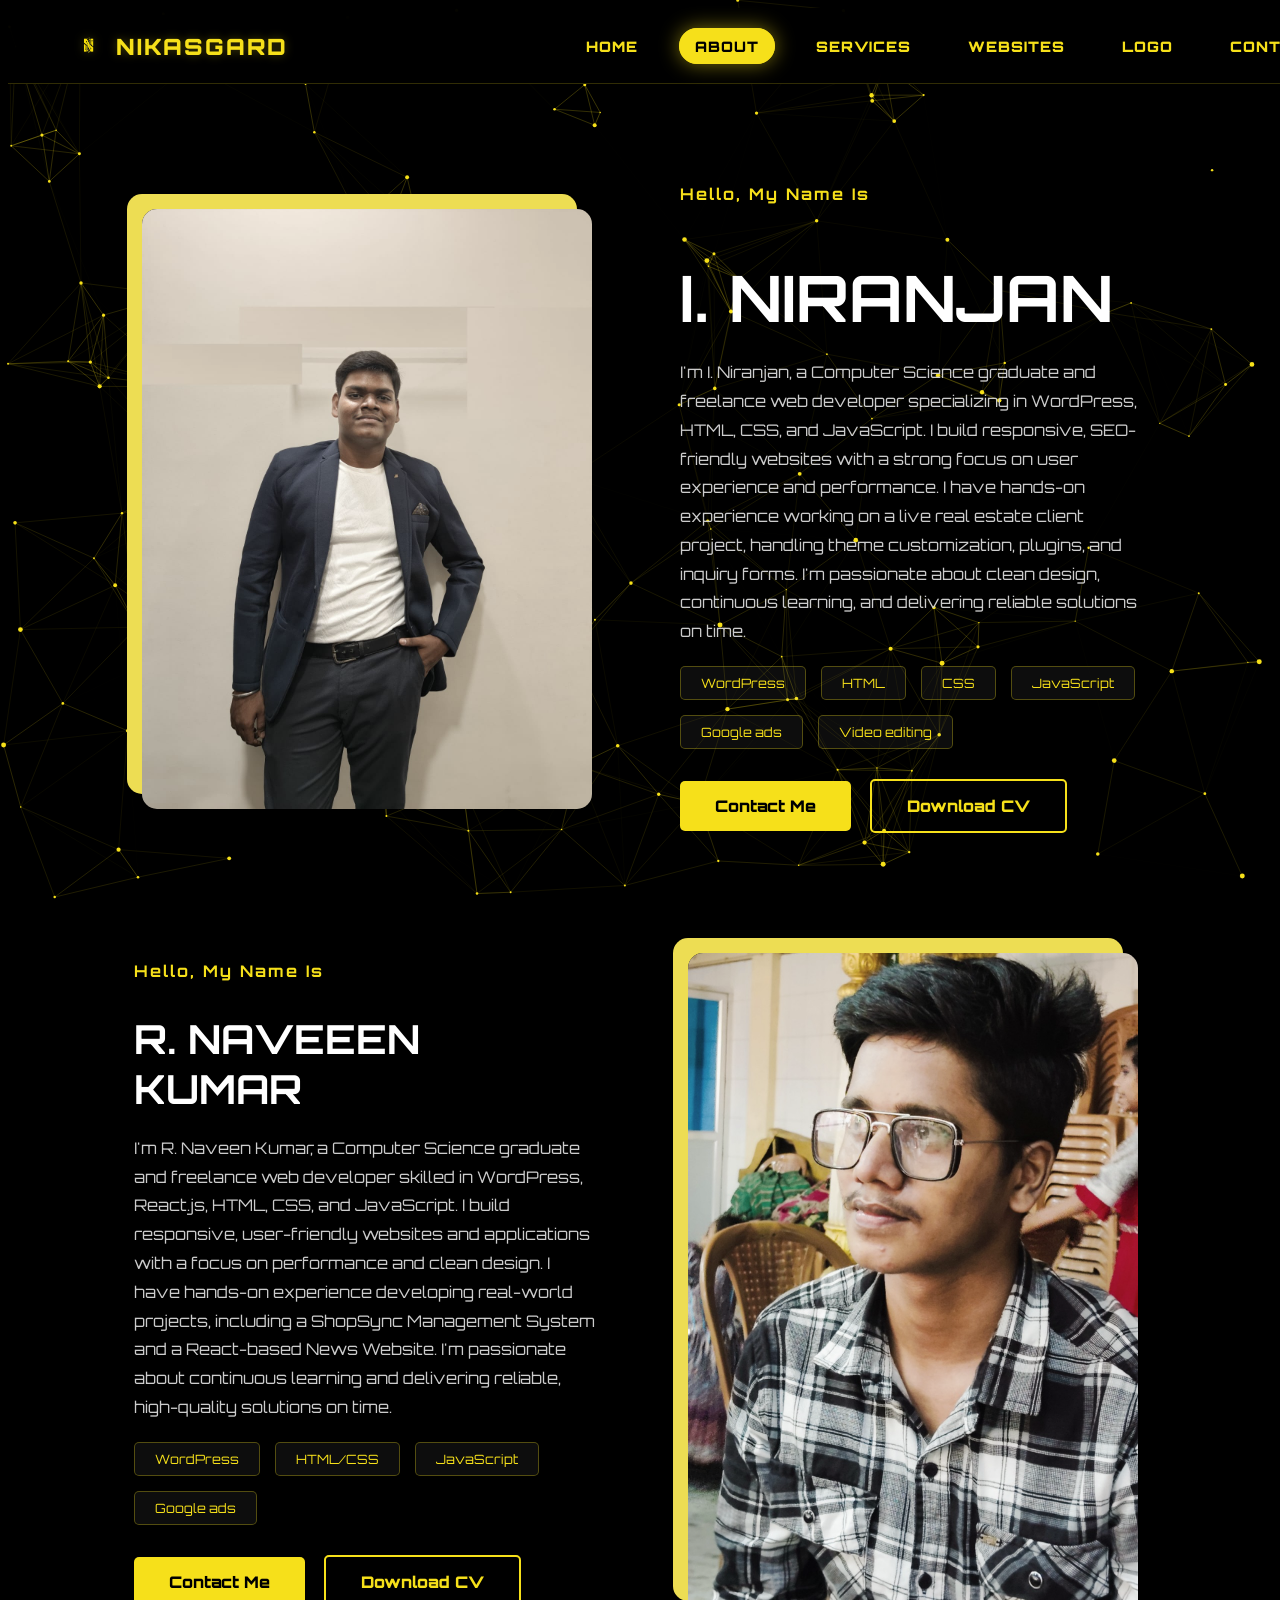
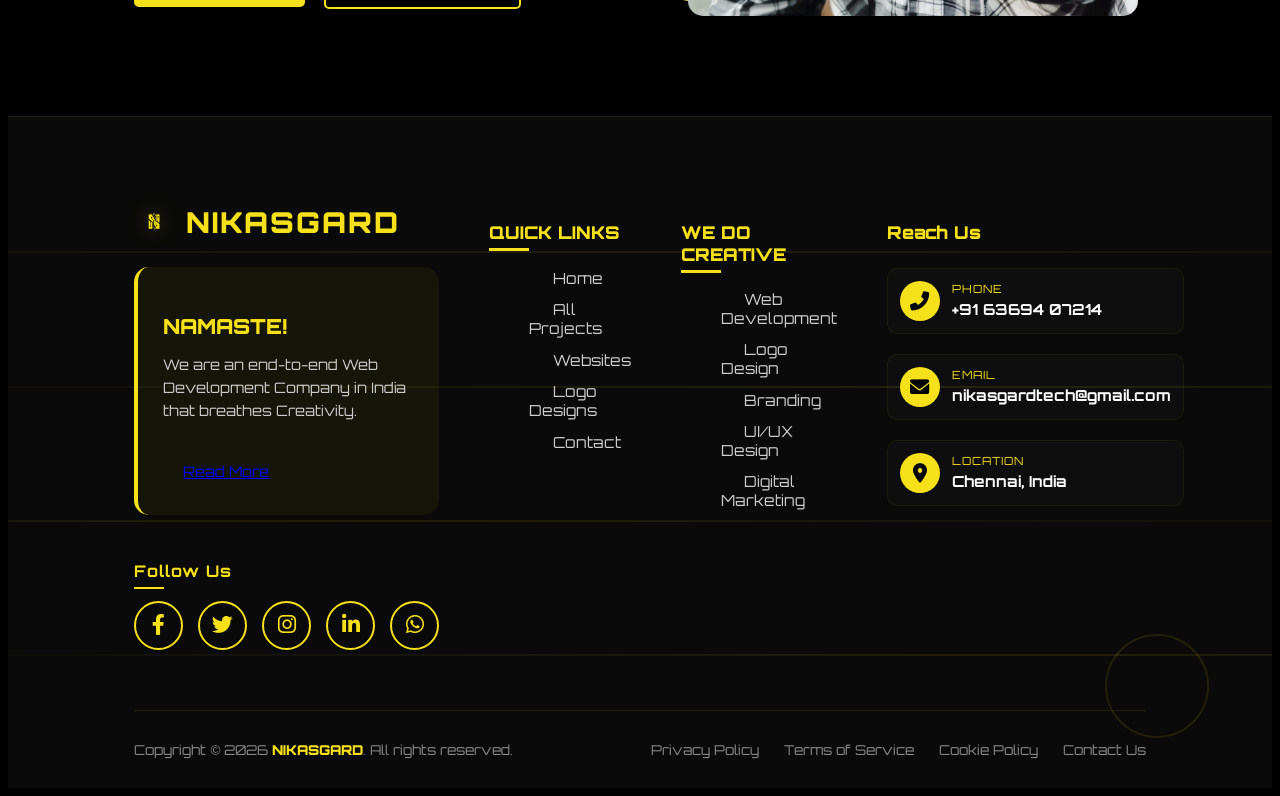
<file: about.html>
<!DOCTYPE html>
<html lang="en">
<head>
    <meta charset="UTF-8">
    <meta name="viewport" content="width=device-width, initial-scale=1.0">
    <title>About | NIKASGARD</title>
    <link rel="stylesheet" href="../css/about.css">
    <link rel="stylesheet" href="../css/navbar.css">
    <link rel="stylesheet" href="../css/footer.css">
    <link rel="stylesheet" href="../css/modal.css">
    <link href="https://fonts.googleapis.com/css2?family=Orbitron:wght@400;700;900&display=swap" rel="stylesheet">
    <link rel="stylesheet" href="https://cdnjs.cloudflare.com/ajax/libs/font-awesome/6.0.0/css/all.min.css">
</head>
<body class="about-page">
    <canvas id="canvas1"></canvas>

    <!-- Navigation -->
    <nav>
        <div class="logo-container">
            <img src="../images/logo-removebg-preview.png" alt="NIKASGARD Icon" class="nav-icon">
            <span class="logo-text">NIKASGARD</span>
        </div>
        <ul>
            <li><a href="index.html">HOME</a></li>
            <li><a href="about.html" class="active">ABOUT</a></li>
            <li><a href="service.html">SERVICES</a></li>
            <li><a href="website.html">WEBSITES</a></li>
            <li><a href="logo.html">LOGO</a></li>
            <li><a href="contact.html">CONTACT</a></li>
        </ul>
    </nav>

    <main class="content-wrapper">
        <section class="about-modern">
            
            <div class="modern-row animate-slide-up">
                <div class="image-side">
                    <div class="image-wrapper">
                        <img src="../images/niranjan.jpg" alt="I. Niranjan">
                    </div>
                </div>
                <div class="text-side">
                    <span class="highlight-text">Hello, My Name Is</span>
                    <h1>I. NIRANJAN</h1>
                    <p class="tagline">I'm I. Niranjan, a Computer Science graduate and freelance web developer specializing in WordPress, HTML, CSS, and JavaScript. I build responsive, SEO-friendly websites with a strong focus on user experience and performance. I have hands-on experience working on a live real estate client project, handling theme customization, plugins, and inquiry forms. I'm passionate about clean design, continuous learning, and delivering reliable solutions on time.</p>
                    <div class="skills-flex">
                        <div class="skill-pill">WordPress</div>
                        <div class="skill-pill">HTML</div>
                        <div class="skill-pill">CSS</div>
                        <div class="skill-pill">JavaScript</div>
                        <div class="skill-pill">Google ads</div>
                        <div class="skill-pill">Video editing</div>
                    </div>
                    <a href="https://niranjannika2029portfolio.netlify.app/" class="modern-btn">Contact Me</a>
                    <a href="#" class="modern-btn outline">Download CV</a>
                </div>
            </div>

            <div class="modern-row reverse animate-slide-up delay-1">
                <div class="image-side">
                    <div class="image-wrapper second-glow">
                        <img src="../images/naveen.png" alt="Expert Profile">
                    </div>
                </div>
                <div class="text-side">
                    <span class="highlight-text">Hello, My Name Is</span>
                    <h2>R. NAVEEEN KUMAR</h2>
                    <p>I'm R. Naveen Kumar, a Computer Science graduate and freelance web developer skilled in WordPress, React.js, HTML, CSS, and JavaScript. I build responsive, user-friendly websites and applications with a focus on performance and clean design. I have hands-on experience developing real-world projects, including a ShopSync Management System and a React-based News Website. I'm passionate about continuous learning and delivering reliable, high-quality solutions on time.</p>
                    <div class="skills-flex">
                        <div class="skill-pill">WordPress</div>
                        <div class="skill-pill">HTML/CSS</div>
                        <div class="skill-pill">JavaScript</div>
                        <div class="skill-pill">Google ads</div>
                    </div>
                    <a href="https://naveenkumar3003-portfolio.netlify.app/" class="modern-btn">Contact Me</a>
                    <a href="#" class="modern-btn outline">Download CV</a>
                </div>
            </div>
        </section>
    </main>

    <!-- Footer -->
    <footer class="site-footer">
        <div class="footer-animated-bg">
            <div class="line"></div>
            <div class="line"></div>
            <div class="line"></div>
            <div class="line"></div>
        </div>
        <div class="footer-floating"></div>

        <div class="footer-container">
            <div class="footer-section footer-brand">
                <div class="footer-logo-container">
                    <img src="images/logo-removebg-preview.png" alt="NIKASGARD" class="footer-nav-icon">
                    <span class="footer-logo-text">NIKASGARD</span>
                </div>
                <div class="journey-section">
                    <h3 class="journey-title">NAMASTE!</h3>
                    <p class="journey-text">We are an end-to-end Web Development Company in India that breathes Creativity.</p>
                    <a href="about.html" class="main-btn" style="margin-top: 15px; display: inline-block; padding: 10px 20px; font-size: 0.9rem;">Read More</a>
                </div>
                <div class="footer-social">
                    <h4>Follow Us</h4>
                    <div class="social-links">
                        <a href="#" class="social-link"><i class="fab fa-facebook-f"></i></a>
                        <a href="#" class="social-link"><i class="fab fa-twitter"></i></a>
                        <a href="#" class="social-link"><i class="fab fa-instagram"></i></a>
                        <a href="#" class="social-link"><i class="fab fa-linkedin-in"></i></a>
                        <a href="#" class="social-link"><i class="fab fa-whatsapp"></i></a>
                    </div>
                </div>
            </div>

            <div class="footer-section footer-links">
                <h4>Quick Links</h4>
                <ul>
                    <li><a href="index.html">Home</a></li>
                  <!--  <li><a href="about.html">About Us</a></li>-->
                    <li><a href="service.html">All Projects</a></li>
                    <li><a href="website.html">Websites</a></li>
                    <li><a href="logo.html">Logo Designs</a></li>
                    <li><a href="contact.html">Contact</a></li>
                </ul>
            </div>

            <div class="footer-section footer-links">
                <h4>We Do Creative</h4>
                <ul>
                    <li><a href="website.html">Web Development</a></li>
                    <li><a href="logo.html">Logo Design</a></li>
                    <li><a href="#">Branding</a></li>
                    <li><a href="#">UI/UX Design</a></li>
                    <li><a href="#">Digital Marketing</a></li>
                </ul>
            </div>

            <div class="footer-section">
                <h4 style="color: var(--primary); font-size: 1.1rem; font-weight: 900; margin-bottom: 25px;">Reach Us</h4>
                <div class="contact-info">
                    <div class="contact-item">
                        <div class="contact-icon"><i class="fas fa-phone-alt"></i></div>
                        <div class="contact-text">
                            <span class="contact-label">PHONE</span>
                            <span class="contact-value">+91 63694 07214</span>
                        </div>
                    </div>
                    <div class="contact-item">
                        <div class="contact-icon"><i class="fas fa-envelope"></i></div>
                        <div class="contact-text">
                            <span class="contact-label">EMAIL</span>
                            <span class="contact-value">nikasgardtech@gmail.com</span>
                        </div>
                    </div>
                    <div class="contact-item">
                        <div class="contact-icon"><i class="fas fa-map-marker-alt"></i></div>
                        <div class="contact-text">
                            <span class="contact-label">LOCATION</span>
                            <span class="contact-value">Chennai, India</span>
                        </div>
                    </div>
                </div>
            </div>
        </div>

        <div class="footer-bottom">
            <div class="copyright">Copyright © 2026 <span>NIKASGARD</span>. All rights reserved.</div>
            <div class="footer-policies">
                <a href="#">Privacy Policy</a>
                <a href="#">Terms of Service</a>
                <a href="#">Cookie Policy</a>
                <a href="#">Contact Us</a>
            </div>
        </div>
    </footer>

    <script src="../script/script.js"></script>
    <script src="../script/modal.js"></script>
</body>
</html>
</file>
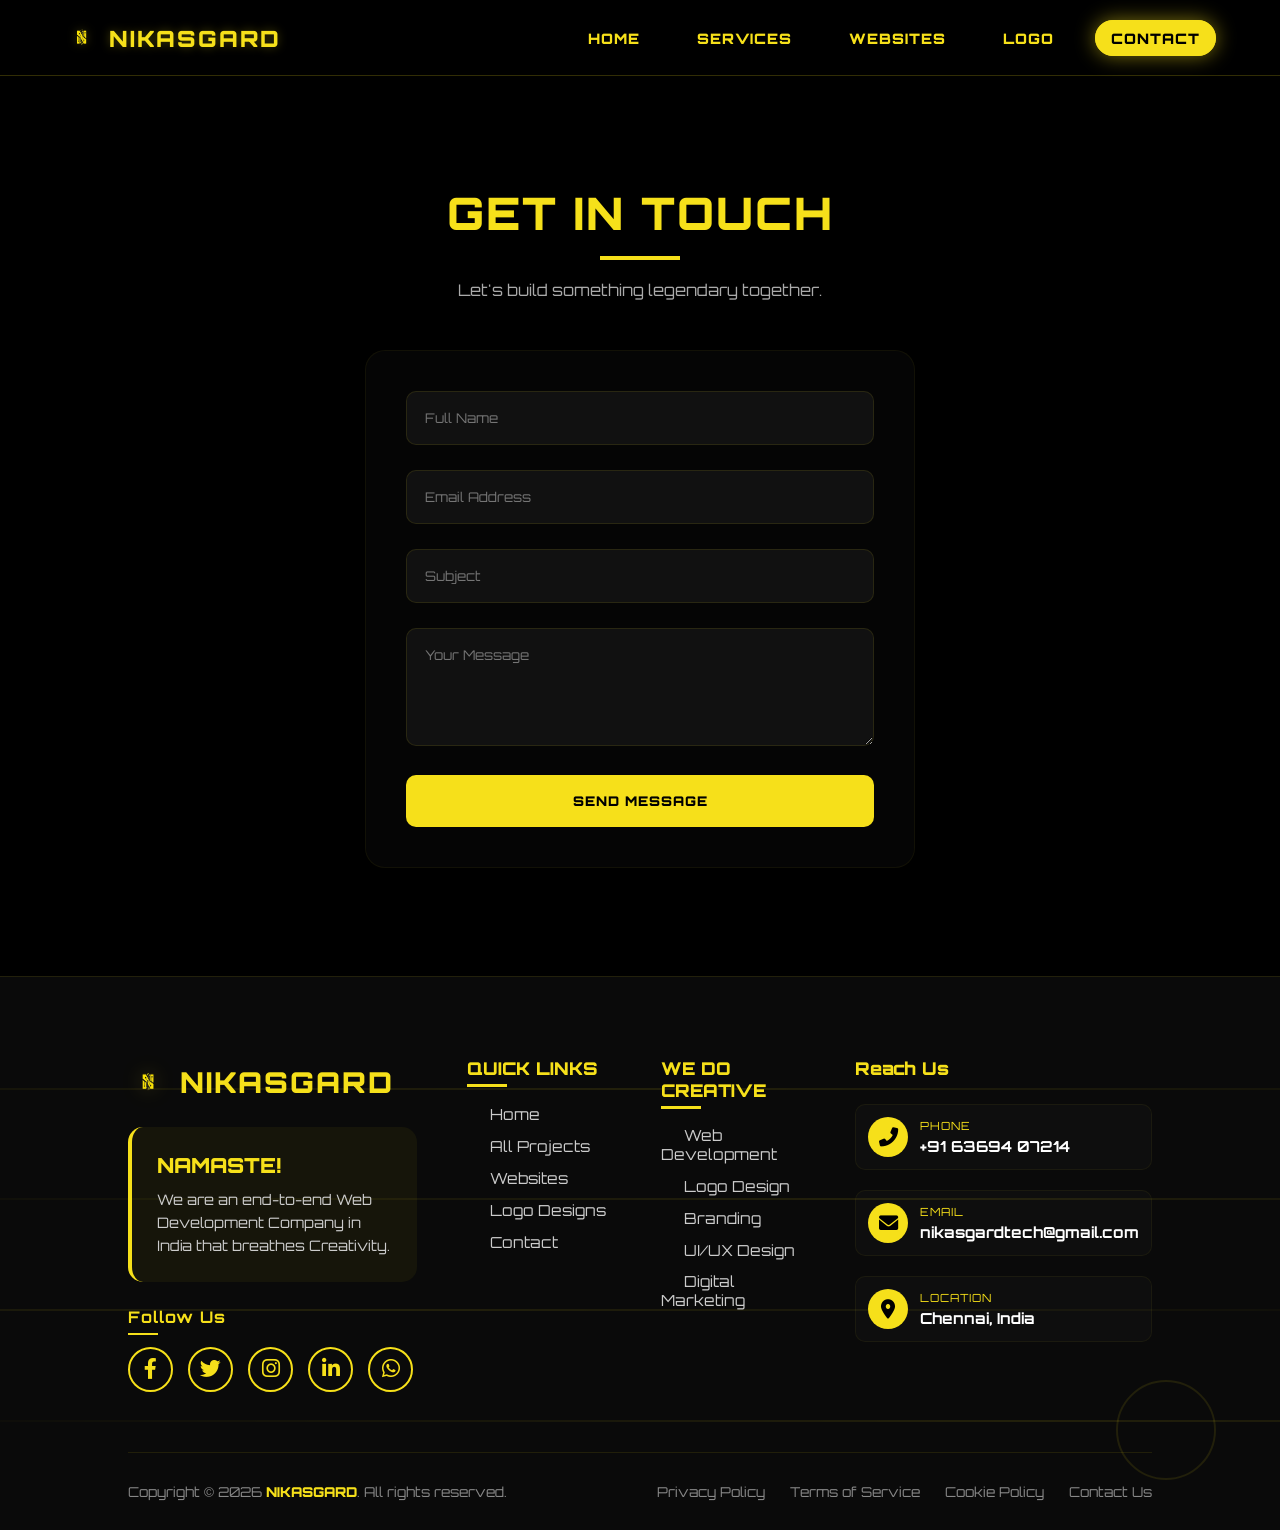
<file: contact.html>
<!DOCTYPE html>
<html lang="en">
<head>
    <meta charset="UTF-8">
    <meta name="viewport" content="width=device-width, initial-scale=1.0">
    <title>Contact Us | NIKASGARD</title>
    <link rel="stylesheet" href="assessts/css/contact.css">
    <link rel="stylesheet" href="assessts/css/navbar.css">
    <link rel="stylesheet" href="assessts/css/footer.css">
    <link rel="stylesheet" href="assessts/css/modal.css">
    <link href="https://fonts.googleapis.com/css2?family=Orbitron:wght@400;700;900&display=swap" rel="stylesheet">
    <link rel="stylesheet" href="https://cdnjs.cloudflare.com/ajax/libs/font-awesome/6.0.0/css/all.min.css">
</head>
<body>
    <canvas id="canvas1"></canvas>

    <!-- Navigation -->
    <nav>
        <div class="logo-container">
            <img src="assessts/images/logo-removebg-preview.png" alt="NIKASGARD Icon" class="nav-icon">
            <span class="logo-text">NIKASGARD</span>
        </div>
        <ul>
            <li><a href="index.html">HOME</a></li>
         <!--  <li><a href="about.html">ABOUT</a></li>--> 
            <li><a href="service.html">SERVICES</a></li>
            <li><a href="website.html">WEBSITES</a></li>
            <li><a href="logo.html">LOGO</a></li>
            <li><a href="contact.html" class="active">CONTACT</a></li>
        </ul>
    </nav>

    <main class="contact-container">
        <div class="contact-header">
            <h1 class="section-title">GET IN TOUCH</h1>
            <div class="yellow-underline"></div>
            <p class="subtitle">Let's build something legendary together.</p>
        </div>

        <form id="contactForm" action="https://formspree.io/f/mdagonan" method="POST" class="contact-form">
            <div class="input-group">
                <input type="text" name="name" id="name" placeholder="Full Name" required>
            </div>
            <div class="input-group">
                <input type="email" name="email" id="email" placeholder="Email Address" required>
            </div>
            <div class="input-group">
                <input type="text" name="subject" id="subject" placeholder="Subject" required>
            </div>
            <div class="input-group">
                <textarea name="message" id="message" rows="5" placeholder="Your Message" required></textarea>
            </div>
            
            <button type="submit" id="submitBtn" class="send-btn">
                <span class="btn-text">SEND MESSAGE</span>
                <span class="btn-loader" style="display:none;"><i class="fas fa-spinner fa-spin"></i></span>
            </button>

            <div id="responseMessage" class="form-response"></div>
        </form>
    </main>

    <!-- Footer -->
    <footer class="site-footer">
        <div class="footer-animated-bg">
            <div class="line"></div>
            <div class="line"></div>
            <div class="line"></div>
            <div class="line"></div>
        </div>
        <div class="footer-floating"></div>

        <div class="footer-container">
            <div class="footer-section footer-brand">
                <div class="footer-logo-container">
                    <img src="assessts/images/logo-removebg-preview.png" alt="NIKASGARD" class="footer-nav-icon">
                    <span class="footer-logo-text">NIKASGARD</span>
                </div>
                <div class="journey-section">
                    <h3 class="journey-title">NAMASTE!</h3>
                    <p class="journey-text">We are an end-to-end Web Development Company in India that breathes Creativity.</p>
                   <!-- <a href="about.html" class="main-btn" style="margin-top: 15px; display: inline-block; padding: 10px 20px; font-size: 0.9rem;">Read More</a>-->
                </div>
                <div class="footer-social">
                    <h4>Follow Us</h4>
                    <div class="social-links">
                        <a href="#" class="social-link"><i class="fab fa-facebook-f"></i></a>
                        <a href="#" class="social-link"><i class="fab fa-twitter"></i></a>
                        <a href="#" class="social-link"><i class="fab fa-instagram"></i></a>
                        <a href="#" class="social-link"><i class="fab fa-linkedin-in"></i></a>
                        <a href="#" class="social-link"><i class="fab fa-whatsapp"></i></a>
                    </div>
                </div>
            </div>

            <div class="footer-section footer-links">
                <h4>Quick Links</h4>
                <ul>
                    <li><a href="index.html">Home</a></li>
                   <!-- <li><a href="about.html">About Us</a></li> -->
                    <li><a href="service.html">All Projects</a></li>
                    <li><a href="website.html">Websites</a></li>
                    <li><a href="logo.html">Logo Designs</a></li>
                    <li><a href="contact.html">Contact</a></li>
                </ul>
            </div>

            <div class="footer-section footer-links">
                <h4>We Do Creative</h4>
                <ul>
                    <li><a href="website.html">Web Development</a></li>
                    <li><a href="logo.html">Logo Design</a></li>
                    <li><a href="#">Branding</a></li>
                    <li><a href="#">UI/UX Design</a></li>
                    <li><a href="#">Digital Marketing</a></li>
                </ul>
            </div>

            <div class="footer-section">
                <h4 style="color: var(--primary); font-size: 1.1rem; font-weight: 900; margin-bottom: 25px;">Reach Us</h4>
                <div class="contact-info">
                    <div class="contact-item">
                        <div class="contact-icon"><i class="fas fa-phone-alt"></i></div>
                        <div class="contact-text">
                            <span class="contact-label">PHONE</span>
                            <span class="contact-value">+91 63694 07214</span>
                        </div>
                    </div>
                    <div class="contact-item">
                        <div class="contact-icon"><i class="fas fa-envelope"></i></div>
                        <div class="contact-text">
                            <span class="contact-label">EMAIL</span>
                            <span class="contact-value">nikasgardtech@gmail.com</span>
                        </div>
                    </div>
                    <div class="contact-item">
                        <div class="contact-icon"><i class="fas fa-map-marker-alt"></i></div>
                        <div class="contact-text">
                            <span class="contact-label">LOCATION</span>
                            <span class="contact-value">Chennai, India</span>
                        </div>
                    </div>
                </div>
            </div>
        </div>

        <div class="footer-bottom">
            <div class="copyright">Copyright © 2026 <span>NIKASGARD</span>. All rights reserved.</div>
            <div class="footer-policies">
                <a href="#">Privacy Policy</a>
                <a href="#">Terms of Service</a>
                <a href="#">Cookie Policy</a>
                <a href="#">Contact Us</a>
            </div>
        </div>
    </footer>

    <script src="assessts/js/contact.js"></script>
    <script src="assessts/js/script.js"></script>
    <script src="assessts/js/modal.js"></script>
</body>
</html>
</file>
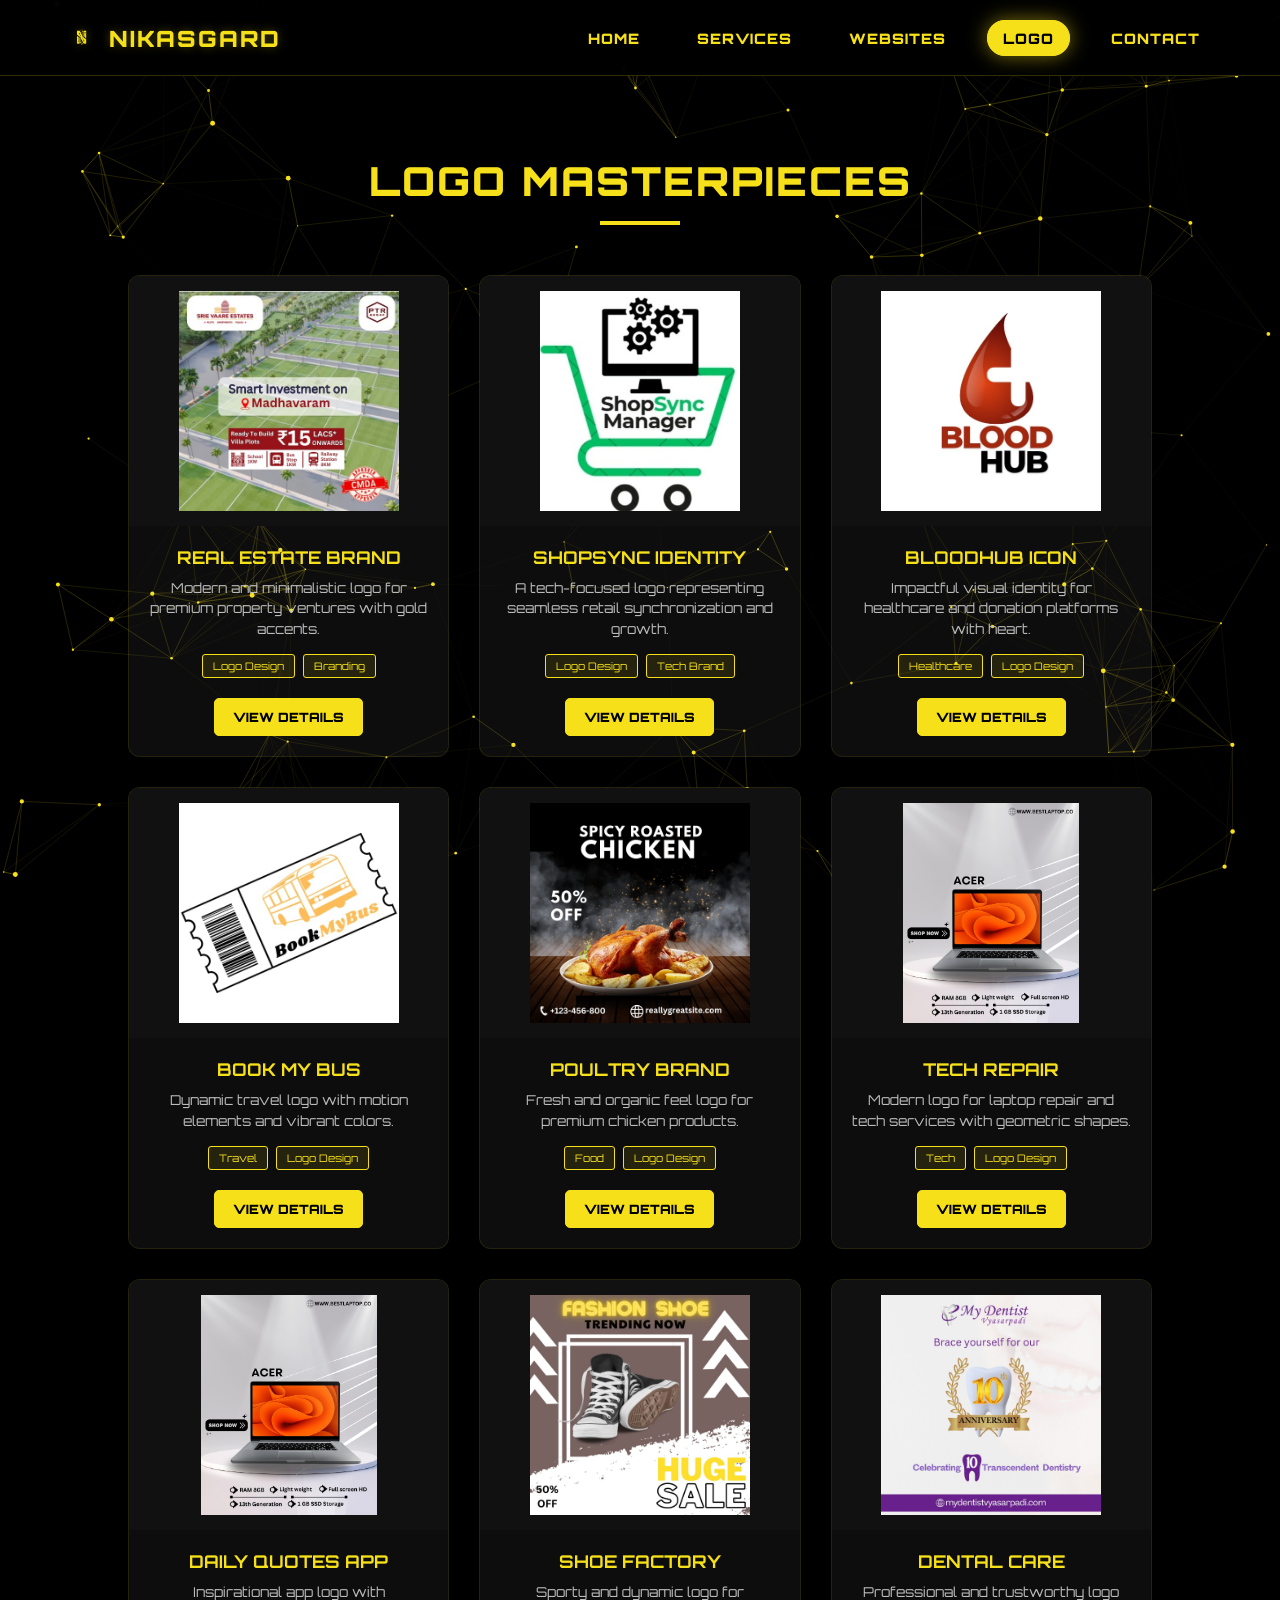
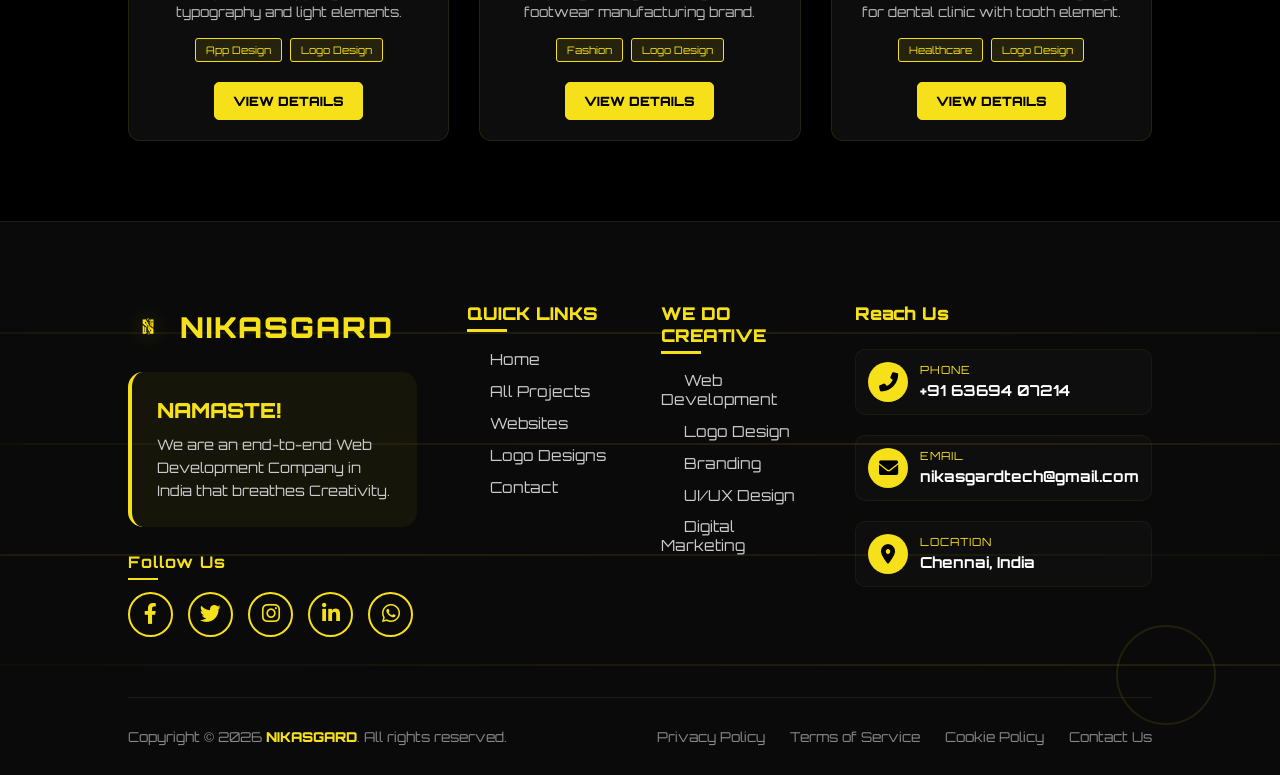
<file: logo.html>
<!DOCTYPE html>
<html lang="en">
<head>
    <meta charset="UTF-8">
    <meta name="viewport" content="width=device-width, initial-scale=1.0">
    <title>NIKASGARD | Logo Designs</title>
    <link rel="stylesheet" href="assessts/css/logo.css">
    <link rel="stylesheet" href="assessts/css/navbar.css">
    <link rel="stylesheet" href="assessts/css/footer.css">
    <link rel="stylesheet" href="assessts/css/modal.css">
    <link href="https://fonts.googleapis.com/css2?family=Orbitron:wght@400;700;900&display=swap" rel="stylesheet">
    <link rel="stylesheet" href="https://cdnjs.cloudflare.com/ajax/libs/font-awesome/6.0.0/css/all.min.css">
</head>
<body>
    <canvas id="canvas1"></canvas>

    <!-- Navigation -->
    <nav>
        <div class="logo-container">
            <img src="assessts/images/logo-removebg-preview.png" alt="NIKASGARD Icon" class="nav-icon">
            <span class="logo-text">NIKASGARD</span>
        </div>
        <ul>
            <li><a href="index.html">HOME</a></li>
            <!--<li><a href="about.html">ABOUT</a></li>-->
            <li><a href="service.html">SERVICES</a></li>
            <li><a href="website.html">WEBSITES</a></li>
            <li><a href="logo.html" class="active">LOGO</a></li>
            <li><a href="contact.html">CONTACT</a></li>
        </ul>
    </nav>

    <main class="projects-container">
        <h2 class="section-title">LOGO MASTERPIECES</h2>
        <div class="yellow-underline"></div>

        <div class="project-grid">
            <!-- Logo 1 -->
            <div class="project-card" data-category="logo" data-id="1">
                <div class="card-img-box">
                    <img src="assessts/logo/real estate.jpg" alt="Real Estate Logo">
                </div>
                <div class="card-content">
                    <h4>Real Estate Brand</h4>
                    <p>Modern and minimalistic logo for premium property ventures with gold accents.</p>
                    <div class="card-tags">
                        <span class="tag">Logo Design</span>
                        <span class="tag">Branding</span>
                    </div>
                    <div class="card-actions">
                        <button class="action-btn live view-details-btn">VIEW DETAILS</button>
                    </div>
                </div>
            </div>

            <!-- Logo 2 -->
            <div class="project-card" data-category="logo" data-id="2">
                <div class="card-img-box">
                    <img src="assessts/logo/shopsync.jpg" alt="ShopSync Logo">
                </div>
                <div class="card-content">
                    <h4>ShopSync Identity</h4>
                    <p>A tech-focused logo representing seamless retail synchronization and growth.</p>
                    <div class="card-tags">
                        <span class="tag">Logo Design</span>
                        <span class="tag">Tech Brand</span>
                    </div>
                    <div class="card-actions">
                        <button class="action-btn live view-details-btn">VIEW DETAILS</button>
                    </div>
                </div>
            </div>

            <!-- Logo 3 -->
            <div class="project-card" data-category="logo" data-id="3">
                <div class="card-img-box">
                    <img src="assessts/logo/bloodhub.jpg" alt="Bloodhub Logo">
                </div>
                <div class="card-content">
                    <h4>BloodHub Icon</h4>
                    <p>Impactful visual identity for healthcare and donation platforms with heart.</p>
                    <div class="card-tags">
                        <span class="tag">Healthcare</span>
                        <span class="tag">Logo Design</span>
                    </div>
                    <div class="card-actions">
                        <button class="action-btn live view-details-btn">VIEW DETAILS</button>
                    </div>
                </div>
            </div>

            <!-- Logo 4 -->
            <div class="project-card" data-category="logo" data-id="4">
                <div class="card-img-box">
                    <img src="assessts/logo/bookmybus.jpg" alt="Book My Bus Logo">
                </div>
                <div class="card-content">
                    <h4>Book My Bus</h4>
                    <p>Dynamic travel logo with motion elements and vibrant colors.</p>
                    <div class="card-tags">
                        <span class="tag">Travel</span>
                        <span class="tag">Logo Design</span>
                    </div>
                    <div class="card-actions">
                        <button class="action-btn live view-details-btn">VIEW DETAILS</button>
                    </div>
                </div>
            </div>

            <!-- Logo 5 -->
            <div class="project-card" data-category="logo" data-id="5">
                <div class="card-img-box">
                    <img src="assessts/logo/chicken.jpg" alt="Chicken Brand">
                </div>
                <div class="card-content">
                    <h4>Poultry Brand</h4>
                    <p>Fresh and organic feel logo for premium chicken products.</p>
                    <div class="card-tags">
                        <span class="tag">Food</span>
                        <span class="tag">Logo Design</span>
                    </div>
                    <div class="card-actions">
                        <button class="action-btn live view-details-btn">VIEW DETAILS</button>
                    </div>
                </div>
            </div>

            <!-- Logo 6 -->
            <div class="project-card" data-category="logo" data-id="6">
                <div class="card-img-box">
                    <img src="assessts/logo/laptop.jpg" alt="Laptop Service">
                </div>
                <div class="card-content">
                    <h4>Tech Repair</h4>
                    <p>Modern logo for laptop repair and tech services with geometric shapes.</p>
                    <div class="card-tags">
                        <span class="tag">Tech</span>
                        <span class="tag">Logo Design</span>
                    </div>
                    <div class="card-actions">
                        <button class="action-btn live view-details-btn">VIEW DETAILS</button>
                    </div>
                </div>
            </div>

            <!-- Logo 7 -->
            <div class="project-card" data-category="logo" data-id="7">
                <div class="card-img-box">
                    <img src="assessts/logo/laptop.jpg"Daily Quotes">
                </div>
                <div class="card-content">
                    <h4>Daily Quotes App</h4>
                    <p>Inspirational app logo with typography and light elements.</p>
                    <div class="card-tags">
                        <span class="tag">App Design</span>
                        <span class="tag">Logo Design</span>
                    </div>
                    <div class="card-actions">
                        <button class="action-btn live view-details-btn">VIEW DETAILS</button>
                    </div>
                </div>
            </div>

            <!-- Logo 8 -->
            <div class="project-card" data-category="logo" data-id="8">
                <div class="card-img-box">
                    <img src="assessts/logo/shoe.jpg" alt="Shoe Brand">
                </div>
                <div class="card-content">
                    <h4>Shoe Factory</h4>
                    <p>Sporty and dynamic logo for footwear manufacturing brand.</p>
                    <div class="card-tags">
                        <span class="tag">Fashion</span>
                        <span class="tag">Logo Design</span>
                    </div>
                    <div class="card-actions">
                        <button class="action-btn live view-details-btn">VIEW DETAILS</button>
                    </div>
                </div>
            </div>

            <!-- Logo 9 -->
            <div class="project-card" data-category="logo" data-id="9">
                <div class="card-img-box">
                    <img src="assessts/logo/denist 1.jpg" alt="Dental Clinic">
                </div>
                <div class="card-content">
                    <h4>Dental Care</h4>
                    <p>Professional and trustworthy logo for dental clinic with tooth element.</p>
                    <div class="card-tags">
                        <span class="tag">Healthcare</span>
                        <span class="tag">Logo Design</span>
                    </div>
                    <div class="card-actions">
                        <button class="action-btn live view-details-btn">VIEW DETAILS</button>
                    </div>
                </div>
            </div>
        </div>
    </main>

    <!-- Footer -->
    <footer class="site-footer">
        <div class="footer-animated-bg">
            <div class="line"></div>
            <div class="line"></div>
            <div class="line"></div>
            <div class="line"></div>
        </div>
        <div class="footer-floating"></div>

        <div class="footer-container">
            <div class="footer-section footer-brand">
                <div class="footer-logo-container">
                    <img src="assessts/images/logo-removebg-preview.png" alt="NIKASGARD" class="footer-nav-icon">
                    <span class="footer-logo-text">NIKASGARD</span>
                </div>
                <div class="journey-section">
                    <h3 class="journey-title">NAMASTE!</h3>
                    <p class="journey-text">We are an end-to-end Web Development Company in India that breathes Creativity.</p>
                <!--    <a href="about.html" class="main-btn" style="margin-top: 15px; display: inline-block; padding: 10px 20px; font-size: 0.9rem;">Read More</a> -->
                </div>
                <div class="footer-social">
                    <h4>Follow Us</h4>
                    <div class="social-links">
                        <a href="#" class="social-link"><i class="fab fa-facebook-f"></i></a>
                        <a href="#" class="social-link"><i class="fab fa-twitter"></i></a>
                        <a href="#" class="social-link"><i class="fab fa-instagram"></i></a>
                        <a href="#" class="social-link"><i class="fab fa-linkedin-in"></i></a>
                        <a href="#" class="social-link"><i class="fab fa-whatsapp"></i></a>
                    </div>
                </div>
            </div>

            <div class="footer-section footer-links">
                <h4>Quick Links</h4>
                <ul>
                    <li><a href="index.html">Home</a></li>
                  <!--  <li><a href="about.html">About Us</a></li> -->
                    <li><a href="service.html">All Projects</a></li>
                    <li><a href="website.html">Websites</a></li>
                    <li><a href="logo.html">Logo Designs</a></li>
                    <li><a href="contact.html">Contact</a></li>
                </ul>
            </div>

            <div class="footer-section footer-links">
                <h4>We Do Creative</h4>
                <ul>
                    <li><a href="website.html">Web Development</a></li>
                    <li><a href="logo.html">Logo Design</a></li>
                    <li><a href="#">Branding</a></li>
                    <li><a href="#">UI/UX Design</a></li>
                    <li><a href="#">Digital Marketing</a></li>
                </ul>
            </div>

            <div class="footer-section">
                <h4 style="color: var(--primary); font-size: 1.1rem; font-weight: 900; margin-bottom: 25px;">Reach Us</h4>
                <div class="contact-info">
                    <div class="contact-item">
                        <div class="contact-icon"><i class="fas fa-phone-alt"></i></div>
                        <div class="contact-text">
                            <span class="contact-label">PHONE</span>
                            <span class="contact-value">+91 63694 07214</span>
                        </div>
                    </div>
                    <div class="contact-item">
                        <div class="contact-icon"><i class="fas fa-envelope"></i></div>
                        <div class="contact-text">
                            <span class="contact-label">EMAIL</span>
                            <span class="contact-value">nikasgardtech@gmail.com</span>
                        </div>
                    </div>
                    <div class="contact-item">
                        <div class="contact-icon"><i class="fas fa-map-marker-alt"></i></div>
                        <div class="contact-text">
                            <span class="contact-label">LOCATION</span>
                            <span class="contact-value">Chennai, India</span>
                        </div>
                    </div>
                </div>
            </div>
        </div>

        <div class="footer-bottom">
            <div class="copyright">Copyright © 2026 <span>NIKASGARD</span>. All rights reserved.</div>
            <div class="footer-policies">
                <a href="#">Privacy Policy</a>
                <a href="#">Terms of Service</a>
                <a href="#">Cookie Policy</a>
                <a href="#">Contact Us</a>
            </div>
        </div>
    </footer>

    <script src="assessts/js/script.js"></script>
    <script src="assessts/js/modal.js"></script>
</body>
</html>
</file>
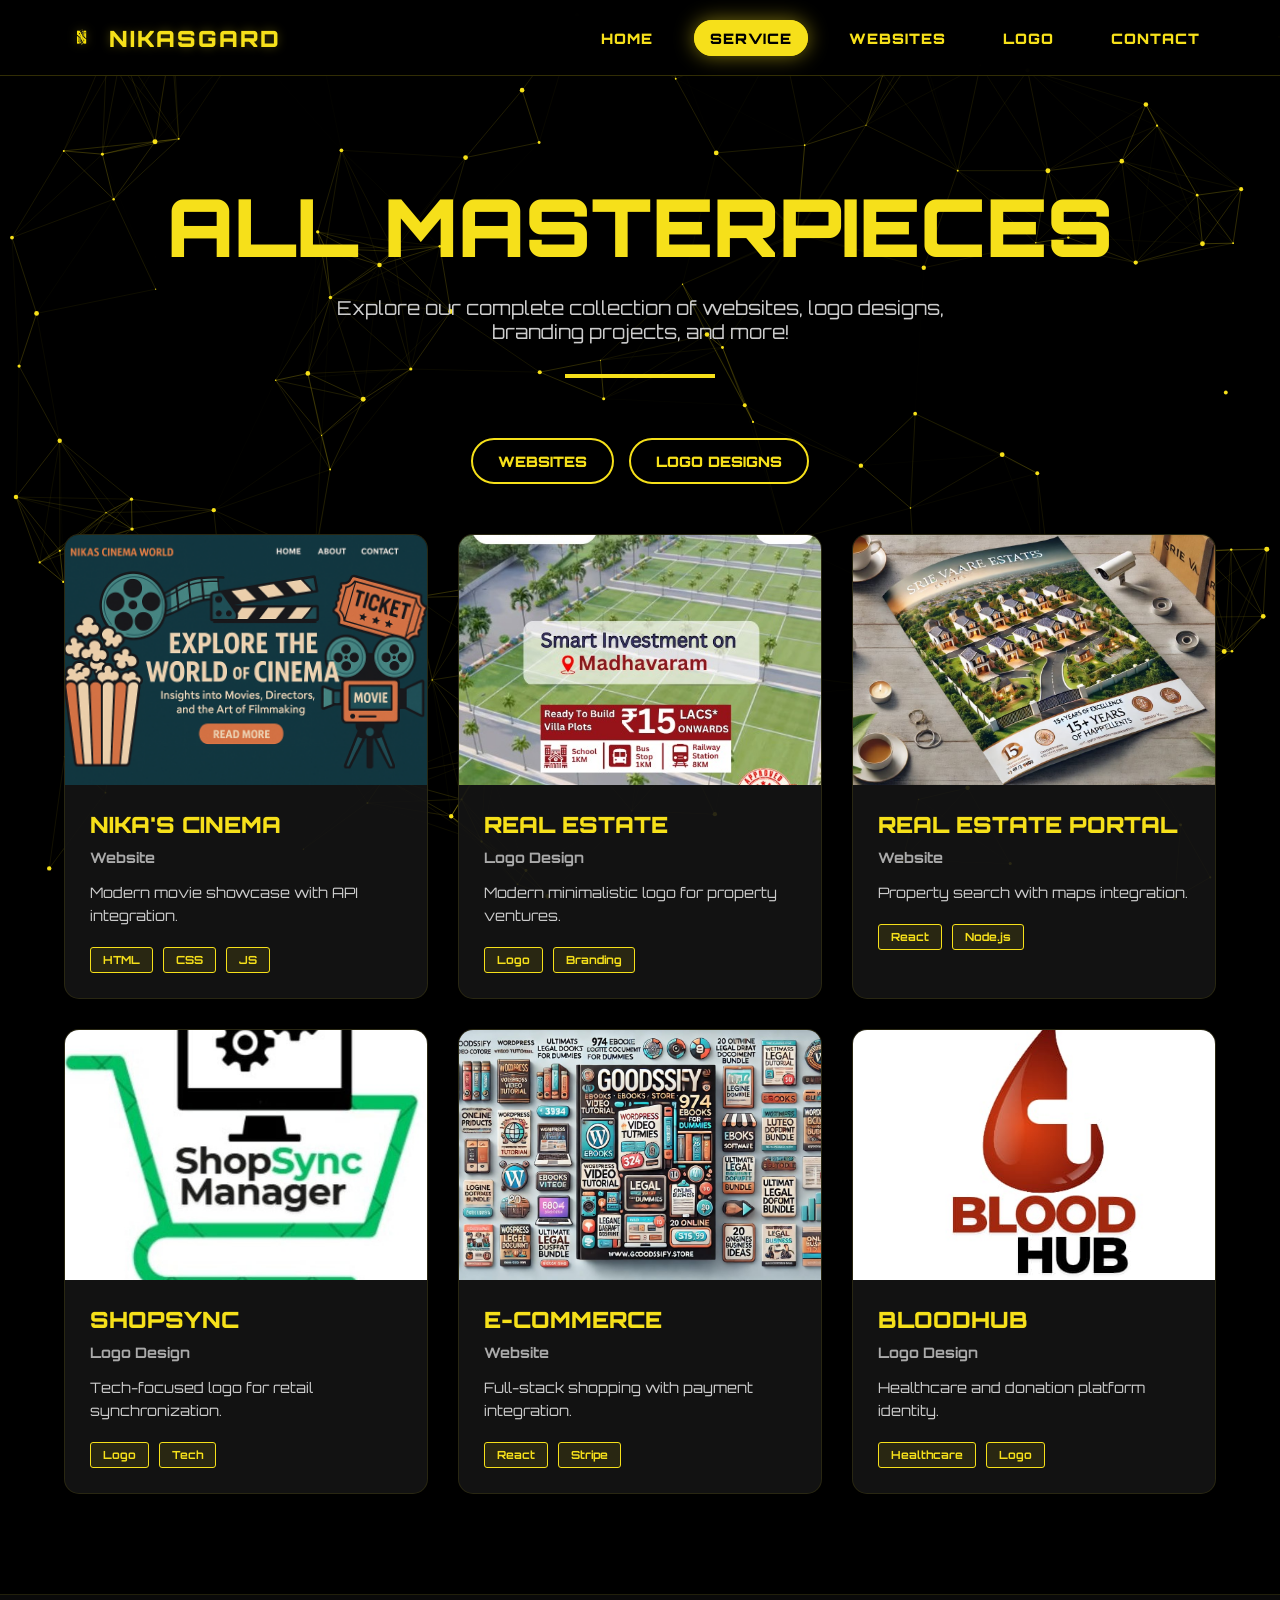
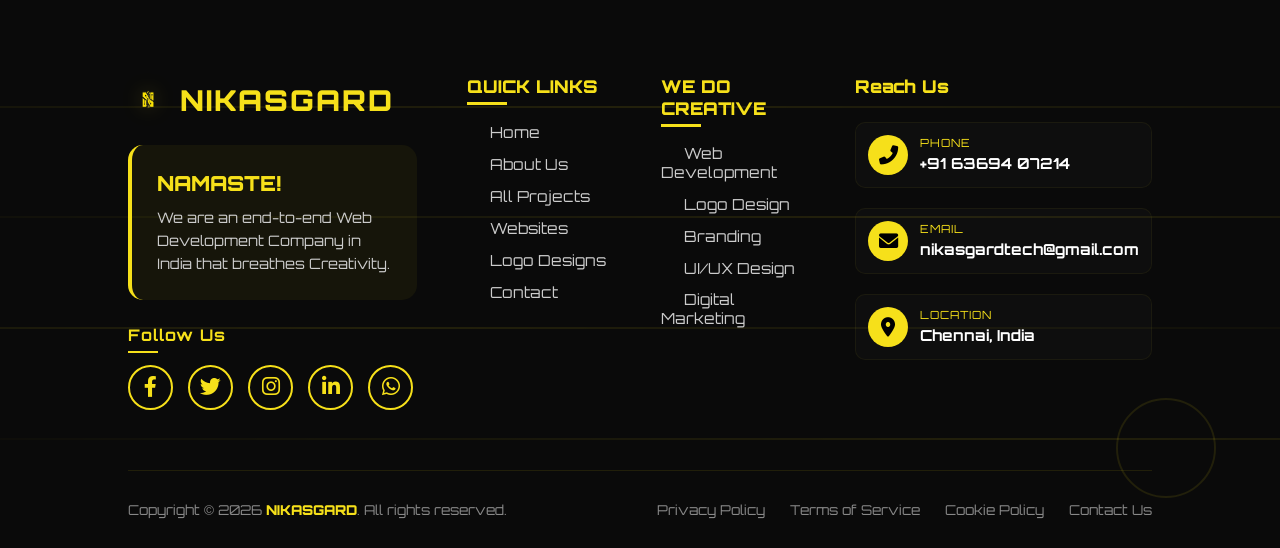
<file: service.html>
<!DOCTYPE html>
<html lang="en">
<head>
    <meta charset="UTF-8">
    <meta name="viewport" content="width=device-width, initial-scale=1.0">
    <title>NIKASGARD | All Projects</title>
    <link rel="stylesheet" href="assessts/css/service.css">
    <link rel="stylesheet" href="assessts/css/navbar.css">
    <link rel="stylesheet" href="assessts/css/footer.css">
    <link rel="stylesheet" href="assessts/css/modal.css">
    <link href="https://fonts.googleapis.com/css2?family=Orbitron:wght@400;700;900&display=swap" rel="stylesheet">
    <link rel="stylesheet" href="https://cdnjs.cloudflare.com/ajax/libs/font-awesome/6.0.0/css/all.min.css">
</head>
<body>
    <canvas id="canvas1"></canvas>

    <!-- Navigation -->
    <nav>
        <div class="logo-container">
            <img src="assessts/images/logo-removebg-preview.png" alt="NIKASGARD Icon" class="nav-icon">
            <span class="logo-text">NIKASGARD</span>
        </div>
        <ul>
            <li><a href="index.html">HOME</a></li>
           <!-- <li><a href="about.html">ABOUT</a></li>-->
            <li><a href="service.html" class="active">SERVICE</a></li>
            <li><a href="website.html">WEBSITES</a></li>
            <li><a href="logo.html">LOGO</a></li>
            <li><a href="contact.html">CONTACT</a></li>
        </ul>
    </nav>

    <main class="portfolio-container">
        <div class="portfolio-hero">
            <h1 class="hero-title">ALL MASTERPIECES</h1>
            <p class="hero-description">Explore our complete collection of websites, logo designs, branding projects, and more!</p>
            <div class="yellow-underline"></div>
        </div>

        <div class="category-links">
            <a href="website.html" class="category-btn">WEBSITES</a>
            <a href="logo.html" class="category-btn">LOGO DESIGNS</a>
           
        </div>

        <div class="projects-grid">
            <!-- Website Project 1 -->
            <div class="project-card" data-category="website" data-id="1">
                <div class="card-image">
                    <img src="assessts/images/nikacinemas world.png" alt="Cinema World">
                    <div class="card-overlay">
                        <div class="overlay-content">
                            <h4>NIKA'S CINEMA</h4>
                     <a href="https://nikascinemaworld.netlify.app/"><button class="view-details-btn">VIEW DETAILS</button></a>     
                        </div>
                    </div>
                </div>
                <div class="card-content">
                    <h3>Nika's Cinema</h3>
                    <div class="card-subtitle">Website</div>
                    <p class="card-description">Modern movie showcase with API integration.</p>
                    <div class="card-tags">
                        <span class="tag">HTML</span>
                        <span class="tag">CSS</span>
                        <span class="tag">JS</span>
                    </div>
                </div>
            </div>

            <!-- Logo Project 2 -->
            <div class="project-card" data-category="logo" data-id="2">
                <div class="card-image">
                    <img src="assessts/logo/real estate.jpg" alt="Real Estate Logo">
                    <div class="card-overlay">
                        <div class="overlay-content">
                            <h4>REAL ESTATE</h4>
                            <button class="view-details-btn">VIEW DETAILS</button>
                        </div>
                    </div>
                </div>
                <div class="card-content">
                    <h3>Real Estate</h3>
                    <div class="card-subtitle">Logo Design</div>
                    <p class="card-description">Modern minimalistic logo for property ventures.</p>
                    <div class="card-tags">
                        <span class="tag">Logo</span>
                        <span class="tag">Branding</span>
                    </div>
                </div>
            </div>

            <!-- Website Project 3 -->
            <div class="project-card" data-category="website" data-id="3">
                <div class="card-image">
                    <img src="assessts/images/real esate.jpeg" alt="Real Estate">
                    <div class="card-overlay">
                        <div class="overlay-content">
                            <h4>REAL ESTATE PORTAL</h4>
                            <button class="view-details-btn">VIEW DETAILS</button>
                        </div>
                    </div>
                </div>
                <div class="card-content">
                    <h3>Real Estate Portal</h3>
                    <div class="card-subtitle">Website</div>
                    <p class="card-description">Property search with maps integration.</p>
                    <div class="card-tags">
                        <span class="tag">React</span>
                        <span class="tag">Node.js</span>
                    </div>
                </div>
            </div>

            <!-- Logo Project 4 -->
            <div class="project-card" data-category="logo" data-id="4">
                <div class="card-image">
                    <img src="assessts/logo/shopsync.jpg" alt="ShopSync">
                    <div class="card-overlay">
                        <div class="overlay-content">
                            <h4>SHOPSYNC</h4>
                            <button class="view-details-btn">VIEW DETAILS</button>
                        </div>
                    </div>
                </div>
                <div class="card-content">
                    <h3>ShopSync</h3>
                    <div class="card-subtitle">Logo Design</div>
                    <p class="card-description">Tech-focused logo for retail synchronization.</p>
                    <div class="card-tags">
                        <span class="tag">Logo</span>
                        <span class="tag">Tech</span>
                    </div>
                </div>
            </div>

            <!-- Website Project 5 -->
            <div class="project-card" data-category="website" data-id="5">
                <div class="card-image">
                    <img src="assessts/images/ecommerce website.jpeg" alt="E-Commerce">
                    <div class="card-overlay">
                        <div class="overlay-content">
                            <h4>E-COMMERCE</h4>
                            <button class="view-details-btn">VIEW DETAILS</button>
                        </div>
                    </div>
                </div>
                <div class="card-content">
                    <h3>E-Commerce</h3>
                    <div class="card-subtitle">Website</div>
                    <p class="card-description">Full-stack shopping with payment integration.</p>
                    <div class="card-tags">
                        <span class="tag">React</span>
                        <span class="tag">Stripe</span>
                    </div>
                </div>
            </div>

            <!-- Logo Project 6 -->
            <div class="project-card" data-category="logo" data-id="6">
                <div class="card-image">
                    <img src="assessts/logo/bloodhub.jpg" alt="BloodHub">
                    <div class="card-overlay">
                        <div class="overlay-content">
                            <h4>BLOODHUB</h4>
                            <button class="view-details-btn">VIEW DETAILS</button>
                        </div>
                    </div>
                </div>
                <div class="card-content">
                    <h3>BloodHub</h3>
                    <div class="card-subtitle">Logo Design</div>
                    <p class="card-description">Healthcare and donation platform identity.</p>
                    <div class="card-tags">
                        <span class="tag">Healthcare</span>
                        <span class="tag">Logo</span>
                    </div>
                </div>
            </div>
        </div>
    </main>

    <!-- Footer -->
    <footer class="site-footer">
        <div class="footer-animated-bg">
            <div class="line"></div>
            <div class="line"></div>
            <div class="line"></div>
            <div class="line"></div>
        </div>
        <div class="footer-floating"></div>

        <div class="footer-container">
            <div class="footer-section footer-brand">
                <div class="footer-logo-container">
                    <img src="assessts/images/logo-removebg-preview.png" alt="NIKASGARD" class="footer-nav-icon">
                    <span class="footer-logo-text">NIKASGARD</span>
                </div>
                <div class="journey-section">
                    <h3 class="journey-title">NAMASTE!</h3>
                    <p class="journey-text">We are an end-to-end Web Development Company in India that breathes Creativity.</p>
                  <!--  <a href="about.html" class="main-btn" style="margin-top: 15px; display: inline-block; padding: 10px 20px; font-size: 0.9rem;">Read More</a> -->
                </div>
                <div class="footer-social">
                    <h4>Follow Us</h4>
                    <div class="social-links">
                        <a href="#" class="social-link"><i class="fab fa-facebook-f"></i></a>
                        <a href="#" class="social-link"><i class="fab fa-twitter"></i></a>
                        <a href="#" class="social-link"><i class="fab fa-instagram"></i></a>
                        <a href="#" class="social-link"><i class="fab fa-linkedin-in"></i></a>
                        <a href="#" class="social-link"><i class="fab fa-whatsapp"></i></a>
                    </div>
                </div>
            </div>

            <div class="footer-section footer-links">
                <h4>Quick Links</h4>
                <ul>
                    <li><a href="index.html">Home</a></li>
                    <li><a href="about.html">About Us</a></li>
                    <li><a href="service.html">All Projects</a></li>
                    <li><a href="website.html">Websites</a></li>
                    <li><a href="logo.html">Logo Designs</a></li>
                    <li><a href="contact.html">Contact</a></li>
                </ul>
            </div>

            <div class="footer-section footer-links">
                <h4>We Do Creative</h4>
                <ul>
                    <li><a href="website.html">Web Development</a></li>
                    <li><a href="logo.html">Logo Design</a></li>
                    <li><a href="#">Branding</a></li>
                    <li><a href="#">UI/UX Design</a></li>
                    <li><a href="#">Digital Marketing</a></li>
                </ul>
            </div>

            <div class="footer-section">
                <h4 style="color: var(--primary); font-size: 1.1rem; font-weight: 900; margin-bottom: 25px;">Reach Us</h4>
                <div class="contact-info">
                    <div class="contact-item">
                        <div class="contact-icon"><i class="fas fa-phone-alt"></i></div>
                        <div class="contact-text">
                            <span class="contact-label">PHONE</span>
                            <span class="contact-value">+91 63694 07214</span>
                        </div>
                    </div>
                    <div class="contact-item">
                        <div class="contact-icon"><i class="fas fa-envelope"></i></div>
                        <div class="contact-text">
                            <span class="contact-label">EMAIL</span>
                            <span class="contact-value">nikasgardtech@gmail.com</span>
                        </div>
                    </div>
                    <div class="contact-item">
                        <div class="contact-icon"><i class="fas fa-map-marker-alt"></i></div>
                        <div class="contact-text">
                            <span class="contact-label">LOCATION</span>
                            <span class="contact-value">Chennai, India</span>
                        </div>
                    </div>
                </div>
            </div>
        </div>

        <div class="footer-bottom">
            <div class="copyright">Copyright © 2026 <span>NIKASGARD</span>. All rights reserved.</div>
            <div class="footer-policies">
                <a href="#">Privacy Policy</a>
                <a href="#">Terms of Service</a>
                <a href="#">Cookie Policy</a>
                <a href="#">Contact Us</a>
            </div>
        </div>
    </footer>

    <script src="assessts/js/script.js"></script>
    <script src="assessts/js/modal.js"></script>
</body>
</html>
</file>
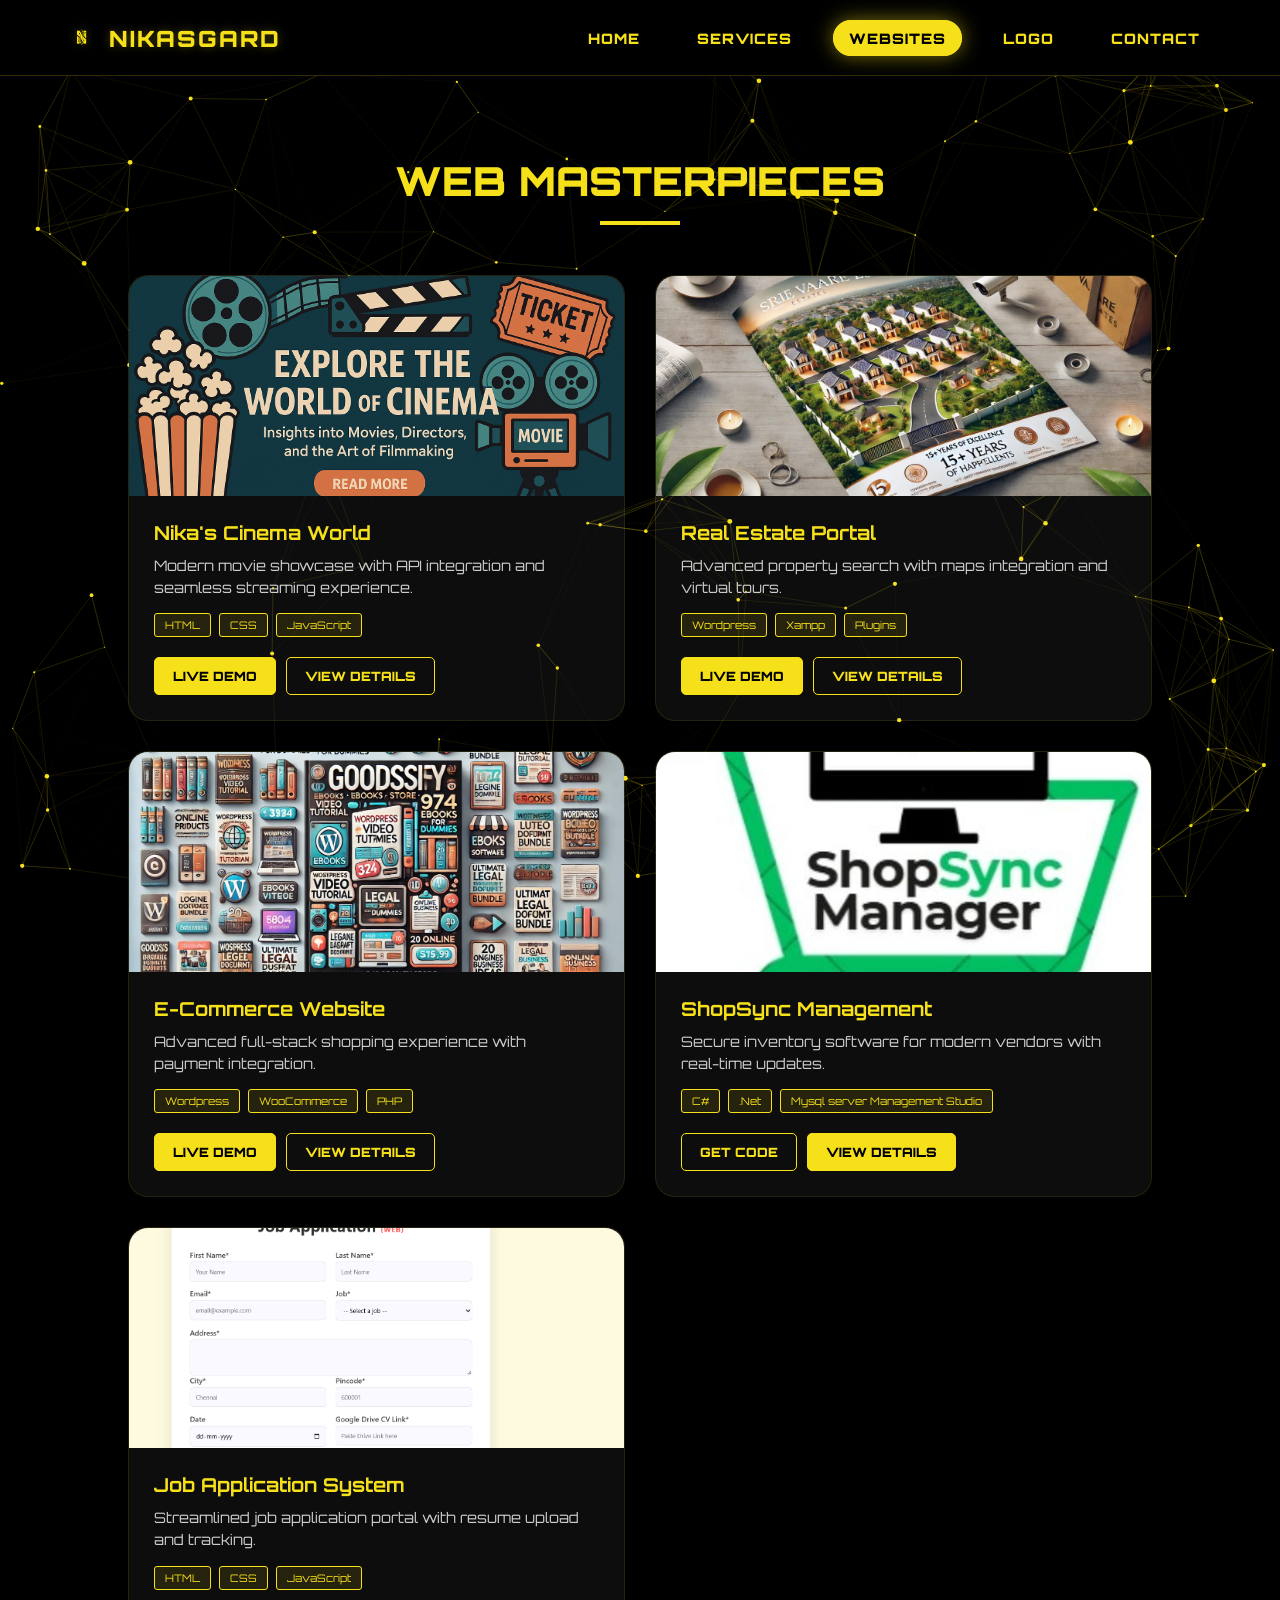
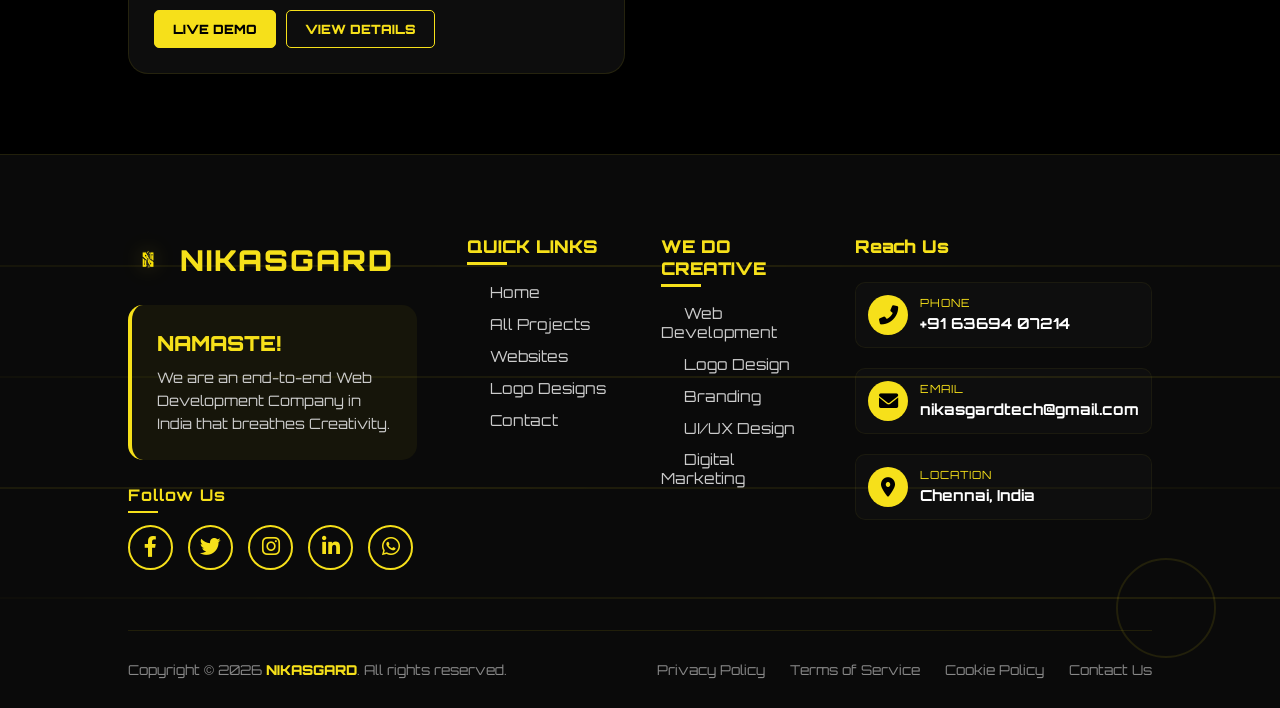
<file: website.html>
<!DOCTYPE html>
<html lang="en">
<head>
    <meta charset="UTF-8">
    <meta name="viewport" content="width=device-width, initial-scale=1.0">
    <title>NIKASGARD | Web Projects</title>
    <link rel="stylesheet" href="assessts/css/web.css">
    <link rel="stylesheet" href="assessts/css/navbar.css">
    <link rel="stylesheet" href="assessts/css/footer.css">
    <link rel="stylesheet" href="assessts/css/modal.css">
    <link href="https://fonts.googleapis.com/css2?family=Orbitron:wght@400;700;900&display=swap" rel="stylesheet">
    <link rel="stylesheet" href="https://cdnjs.cloudflare.com/ajax/libs/font-awesome/6.0.0/css/all.min.css">
</head>
<body>
    <canvas id="canvas1"></canvas>

    <!-- Navigation -->
    <nav>
        <div class="logo-container">
            <img src="assessts/images/logo-removebg-preview.png" alt="NIKASGARD Icon" class="nav-icon">
            <span class="logo-text">NIKASGARD</span>
        </div>
        <ul>
            <li><a href="index.html">HOME</a></li>
          <!-- <li><a href="about.html">ABOUT</a></li>--> 
            <li><a href="service.html">SERVICES</a></li>
            <li><a href="website.html" class="active">WEBSITES</a></li>
            <li><a href="logo.html">LOGO</a></li>
            <li><a href="contact.html">CONTACT</a></li>
        </ul>
    </nav>

    <main class="projects-container">
        <h2 class="section-title">WEB MASTERPIECES</h2>
        <div class="yellow-underline"></div>

        <div class="project-grid">
            <!-- Project 1 -->
            <div class="project-card" data-category="website" data-id="1">
                <div class="card-img-box">
                    <img src="assessts/images/nikacinemas world.png" alt="Cinema World">
                </div>
                <div class="card-content">
                    <h3>Nika's Cinema World</h3>
                    <p>Modern movie showcase with API integration and seamless streaming experience.</p>
                    <div class="card-tags">
                        <span class="tag">HTML</span>
                        <span class="tag">CSS</span>
                        <span class="tag">JavaScript</span>
                    </div>
                    <div class="card-actions">
                        <a href="https://nikascinemaworld.netlify.app/" class="action-btn live" target="_blank">LIVE DEMO</a>
                        <button class="action-btn code view-details-btn">VIEW DETAILS</button>
                    </div>
                </div>
            </div>

            <!-- Project 2 -->
            <div class="project-card" data-category="website" data-id="2">
                <div class="card-img-box">
                    <img src="assessts/images/real esate.jpeg" alt="Real Estate">
                </div>
                <div class="card-content">
                    <h3>Real Estate Portal</h3>
                    <p>Advanced property search with maps integration and virtual tours.</p>
                    <div class="card-tags">
                        <span class="tag">Wordpress</span>
                        <span class="tag">Xampp</span>
                        <span class="tag">Plugins</span>
                    </div>
                    <div class="card-actions">
                        <a href="https://www.instagram.com/p/DADNtR3TYRn/" class="action-btn live" target="_blank">LIVE DEMO</a>
                        <button class="action-btn code view-details-btn">VIEW DETAILS</button>
                    </div>
                </div>
            </div>

            <!-- Project 3 -->
            <div class="project-card" data-category="website" data-id="3">
                <div class="card-img-box">
                    <img src="assessts/images/ecommerce website.jpeg" alt="E-Commerce">
                </div>
                <div class="card-content">
                    <h3>E-Commerce Website</h3>
                    <p>Advanced full-stack shopping experience with payment integration.</p>
                    <div class="card-tags">
                        <span class="tag">Wordpress</span>
                        <span class="tag">WooCommerce</span>
                        <span class="tag">PHP</span>
                    </div>
                    <div class="card-actions">
                        <a href="https://goodssify.com/" class="action-btn live" target="_blank">LIVE DEMO</a>
                        <button class="action-btn code view-details-btn">VIEW DETAILS</button>
                    </div>
                </div>
            </div>

            <!-- Project 4 -->
            <div class="project-card" data-category="website" data-id="4">
                <div class="card-img-box">
                    <img src="assessts/images/shopsync.jpg" alt="ShopSync">
                </div>
                <div class="card-content">
                    <h3>ShopSync Management</h3>
                    <p>Secure inventory software for modern vendors with real-time updates.</p>
                    <div class="card-tags">
                        <span class="tag">C#</span>
                        <span class="tag">.Net</span>
                        <span class="tag">Mysql server Management Studio</span>
                    </div>
                    <div class="card-actions">
                        <a href="https://github.com/NikasgardTech/shopsync" class="action-btn code" target="_blank">GET CODE</a>
                        <button class="action-btn live view-details-btn">VIEW DETAILS</button>
                    </div>
                </div>
            </div>

            <!-- Project 5 -->
            <div class="project-card" data-category="website" data-id="5">
                <div class="card-img-box">
                    <img src="assessts/images/jobapplication.png" alt="Job Application">
                </div>
                <div class="card-content">
                    <h3>Job Application System</h3>
                    <p>Streamlined job application portal with resume upload and tracking.</p>
                    <div class="card-tags">
                        <span class="tag">HTML</span>
                        <span class="tag">CSS</span>
                        <span class="tag">JavaScript</span>
                    </div>
                    <div class="card-actions">
                        <a href="https://jobformsubmit.netlify.app/" class="action-btn live" target="_blank">LIVE DEMO</a>
                        <button class="action-btn code view-details-btn">VIEW DETAILS</button>
                    </div>
                </div>
            </div>
        </div>

       
    </main>

    <!-- Footer -->
    <footer class="site-footer">
        <div class="footer-animated-bg">
            <div class="line"></div>
            <div class="line"></div>
            <div class="line"></div>
            <div class="line"></div>
        </div>
        <div class="footer-floating"></div>

        <div class="footer-container">
            <div class="footer-section footer-brand">
                <div class="footer-logo-container">
                    <img src="assessts/images/logo-removebg-preview.png" alt="NIKASGARD" class="footer-nav-icon">
                    <span class="footer-logo-text">NIKASGARD</span>
                </div>
                <div class="journey-section">
                    <h3 class="journey-title">NAMASTE!</h3>
                    <p class="journey-text">We are an end-to-end Web Development Company in India that breathes Creativity.</p>
                   <!-- <a href="about.html" class="main-btn" style="margin-top: 15px; display: inline-block; padding: 10px 20px; font-size: 0.9rem;">Read More</a> -->
                </div>
                <div class="footer-social">
                    <h4>Follow Us</h4>
                    <div class="social-links">
                        <a href="#" class="social-link"><i class="fab fa-facebook-f"></i></a>
                        <a href="#" class="social-link"><i class="fab fa-twitter"></i></a>
                        <a href="#" class="social-link"><i class="fab fa-instagram"></i></a>
                        <a href="#" class="social-link"><i class="fab fa-linkedin-in"></i></a>
                        <a href="#" class="social-link"><i class="fab fa-whatsapp"></i></a>
                    </div>
                </div>
            </div>

            <div class="footer-section footer-links">
                <h4>Quick Links</h4>
                <ul>
                    <li><a href="index.html">Home</a></li>
                 <!--  <li><a href="about.html">About Us</a></li> --> 
                    <li><a href="service.html">All Projects</a></li>
                    <li><a href="website.html">Websites</a></li>
                    <li><a href="logo.html">Logo Designs</a></li>
                    <li><a href="contact.html">Contact</a></li>
                </ul>
            </div>

            <div class="footer-section footer-links">
                <h4>We Do Creative</h4>
                <ul>
                    <li><a href="website.html">Web Development</a></li>
                    <li><a href="logo.html">Logo Design</a></li>
                    <li><a href="#">Branding</a></li>
                    <li><a href="#">UI/UX Design</a></li>
                    <li><a href="#">Digital Marketing</a></li>
                </ul>
            </div>

            <div class="footer-section">
                <h4 style="color: var(--primary); font-size: 1.1rem; font-weight: 900; margin-bottom: 25px;">Reach Us</h4>
                <div class="contact-info">
                    <div class="contact-item">
                        <div class="contact-icon"><i class="fas fa-phone-alt"></i></div>
                        <div class="contact-text">
                            <span class="contact-label">PHONE</span>
                            <span class="contact-value">+91 63694 07214</span>
                        </div>
                    </div>
                    <div class="contact-item">
                        <div class="contact-icon"><i class="fas fa-envelope"></i></div>
                        <div class="contact-text">
                            <span class="contact-label">EMAIL</span>
                            <span class="contact-value">nikasgardtech@gmail.com</span>
                        </div>
                    </div>
                    <div class="contact-item">
                        <div class="contact-icon"><i class="fas fa-map-marker-alt"></i></div>
                        <div class="contact-text">
                            <span class="contact-label">LOCATION</span>
                            <span class="contact-value">Chennai, India</span>
                        </div>
                    </div>
                </div>
            </div>
        </div>

        <div class="footer-bottom">
            <div class="copyright">Copyright © 2026 <span>NIKASGARD</span>. All rights reserved.</div>
            <div class="footer-policies">
                <a href="#">Privacy Policy</a>
                <a href="#">Terms of Service</a>
                <a href="#">Cookie Policy</a>
                <a href="#">Contact Us</a>
            </div>
        </div>
    </footer>

    <script src="assessts/js/script.js"></script>
    <script src="assessts/js/modal.js"></script>
</body>
</html>
</file>
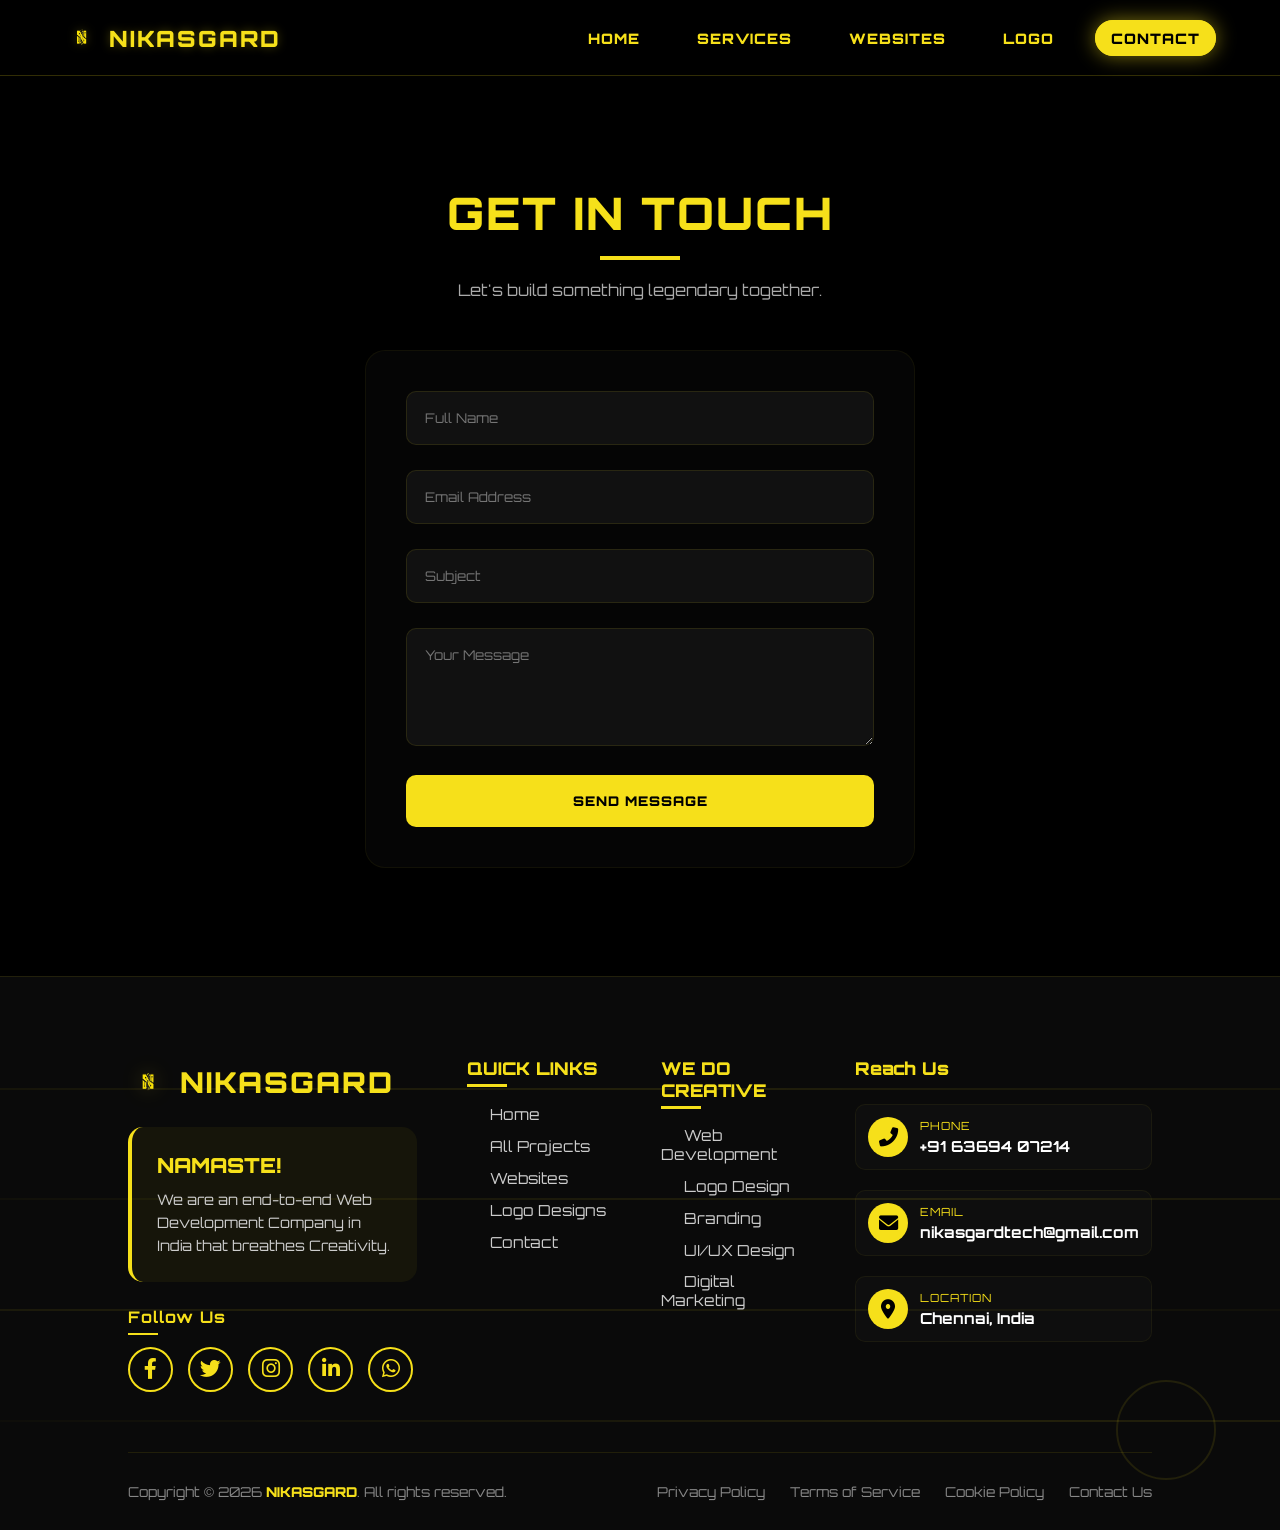
<file: HTML/contact.html>
<!DOCTYPE html>
<html lang="en">
<head>
    <meta charset="UTF-8">
    <meta name="viewport" content="width=device-width, initial-scale=1.0">
    <title>Contact Us | NIKASGARD</title>
    <link rel="stylesheet" href="../css/contact.css">
    <link rel="stylesheet" href="../css/navbar.css">
    <link rel="stylesheet" href="../css/footer.css">
    <link rel="stylesheet" href="../css/modal.css">
    <link href="https://fonts.googleapis.com/css2?family=Orbitron:wght@400;700;900&display=swap" rel="stylesheet">
    <link rel="stylesheet" href="https://cdnjs.cloudflare.com/ajax/libs/font-awesome/6.0.0/css/all.min.css">
</head>
<body>
    <canvas id="canvas1"></canvas>

    <!-- Navigation -->
    <nav>
        <div class="logo-container">
            <img src="../images/logo-removebg-preview.png" alt="NIKASGARD Icon" class="nav-icon">
            <span class="logo-text">NIKASGARD</span>
        </div>
        <ul>
            <li><a href="index.html">HOME</a></li>
         <!--  <li><a href="about.html">ABOUT</a></li>--> 
            <li><a href="service.html">SERVICES</a></li>
            <li><a href="website.html">WEBSITES</a></li>
            <li><a href="logo.html">LOGO</a></li>
            <li><a href="contact.html" class="active">CONTACT</a></li>
        </ul>
    </nav>

    <main class="contact-container">
        <div class="contact-header">
            <h1 class="section-title">GET IN TOUCH</h1>
            <div class="yellow-underline"></div>
            <p class="subtitle">Let's build something legendary together.</p>
        </div>

        <form id="contactForm" action="https://formspree.io/f/mdagonan" method="POST" class="contact-form">
            <div class="input-group">
                <input type="text" name="name" id="name" placeholder="Full Name" required>
            </div>
            <div class="input-group">
                <input type="email" name="email" id="email" placeholder="Email Address" required>
            </div>
            <div class="input-group">
                <input type="text" name="subject" id="subject" placeholder="Subject" required>
            </div>
            <div class="input-group">
                <textarea name="message" id="message" rows="5" placeholder="Your Message" required></textarea>
            </div>
            
            <button type="submit" id="submitBtn" class="send-btn">
                <span class="btn-text">SEND MESSAGE</span>
                <span class="btn-loader" style="display:none;"><i class="fas fa-spinner fa-spin"></i></span>
            </button>

            <div id="responseMessage" class="form-response"></div>
        </form>
    </main>

    <!-- Footer -->
    <footer class="site-footer">
        <div class="footer-animated-bg">
            <div class="line"></div>
            <div class="line"></div>
            <div class="line"></div>
            <div class="line"></div>
        </div>
        <div class="footer-floating"></div>

        <div class="footer-container">
            <div class="footer-section footer-brand">
                <div class="footer-logo-container">
                    <img src="../images/logo-removebg-preview.png" alt="NIKASGARD" class="footer-nav-icon">
                    <span class="footer-logo-text">NIKASGARD</span>
                </div>
                <div class="journey-section">
                    <h3 class="journey-title">NAMASTE!</h3>
                    <p class="journey-text">We are an end-to-end Web Development Company in India that breathes Creativity.</p>
                   <!-- <a href="about.html" class="main-btn" style="margin-top: 15px; display: inline-block; padding: 10px 20px; font-size: 0.9rem;">Read More</a>-->
                </div>
                <div class="footer-social">
                    <h4>Follow Us</h4>
                    <div class="social-links">
                        <a href="#" class="social-link"><i class="fab fa-facebook-f"></i></a>
                        <a href="#" class="social-link"><i class="fab fa-twitter"></i></a>
                        <a href="#" class="social-link"><i class="fab fa-instagram"></i></a>
                        <a href="#" class="social-link"><i class="fab fa-linkedin-in"></i></a>
                        <a href="#" class="social-link"><i class="fab fa-whatsapp"></i></a>
                    </div>
                </div>
            </div>

            <div class="footer-section footer-links">
                <h4>Quick Links</h4>
                <ul>
                    <li><a href="index.html">Home</a></li>
                   <!-- <li><a href="about.html">About Us</a></li> -->
                    <li><a href="service.html">All Projects</a></li>
                    <li><a href="website.html">Websites</a></li>
                    <li><a href="logo.html">Logo Designs</a></li>
                    <li><a href="contact.html">Contact</a></li>
                </ul>
            </div>

            <div class="footer-section footer-links">
                <h4>We Do Creative</h4>
                <ul>
                    <li><a href="website.html">Web Development</a></li>
                    <li><a href="logo.html">Logo Design</a></li>
                    <li><a href="#">Branding</a></li>
                    <li><a href="#">UI/UX Design</a></li>
                    <li><a href="#">Digital Marketing</a></li>
                </ul>
            </div>

            <div class="footer-section">
                <h4 style="color: var(--primary); font-size: 1.1rem; font-weight: 900; margin-bottom: 25px;">Reach Us</h4>
                <div class="contact-info">
                    <div class="contact-item">
                        <div class="contact-icon"><i class="fas fa-phone-alt"></i></div>
                        <div class="contact-text">
                            <span class="contact-label">PHONE</span>
                            <span class="contact-value">+91 63694 07214</span>
                        </div>
                    </div>
                    <div class="contact-item">
                        <div class="contact-icon"><i class="fas fa-envelope"></i></div>
                        <div class="contact-text">
                            <span class="contact-label">EMAIL</span>
                            <span class="contact-value">nikasgardtech@gmail.com</span>
                        </div>
                    </div>
                    <div class="contact-item">
                        <div class="contact-icon"><i class="fas fa-map-marker-alt"></i></div>
                        <div class="contact-text">
                            <span class="contact-label">LOCATION</span>
                            <span class="contact-value">Chennai, India</span>
                        </div>
                    </div>
                </div>
            </div>
        </div>

        <div class="footer-bottom">
            <div class="copyright">Copyright © 2026 <span>NIKASGARD</span>. All rights reserved.</div>
            <div class="footer-policies">
                <a href="#">Privacy Policy</a>
                <a href="#">Terms of Service</a>
                <a href="#">Cookie Policy</a>
                <a href="#">Contact Us</a>
            </div>
        </div>
    </footer>

    <script src="../script/contact.js"></script>
    <script src="../script/script.js"></script>
    <script src="../script/modal.js"></script>
</body>
</html>
</file>
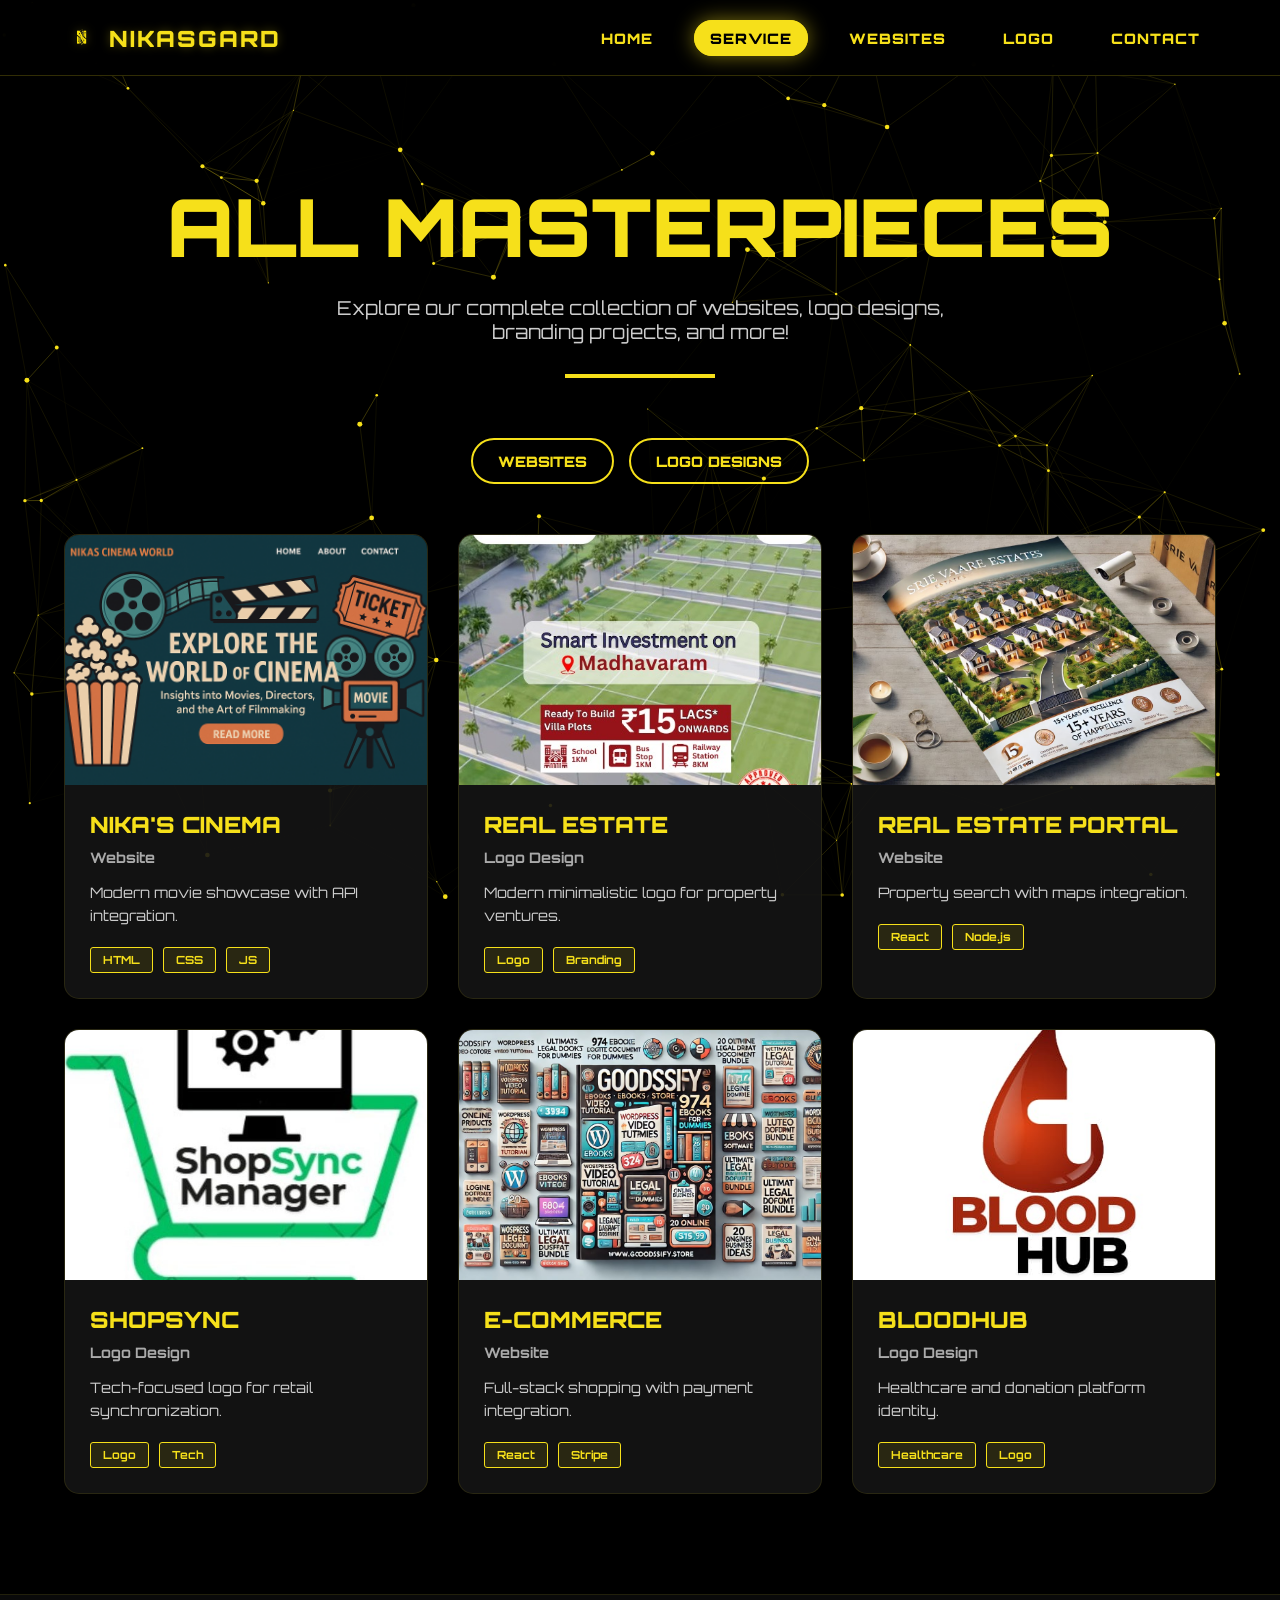
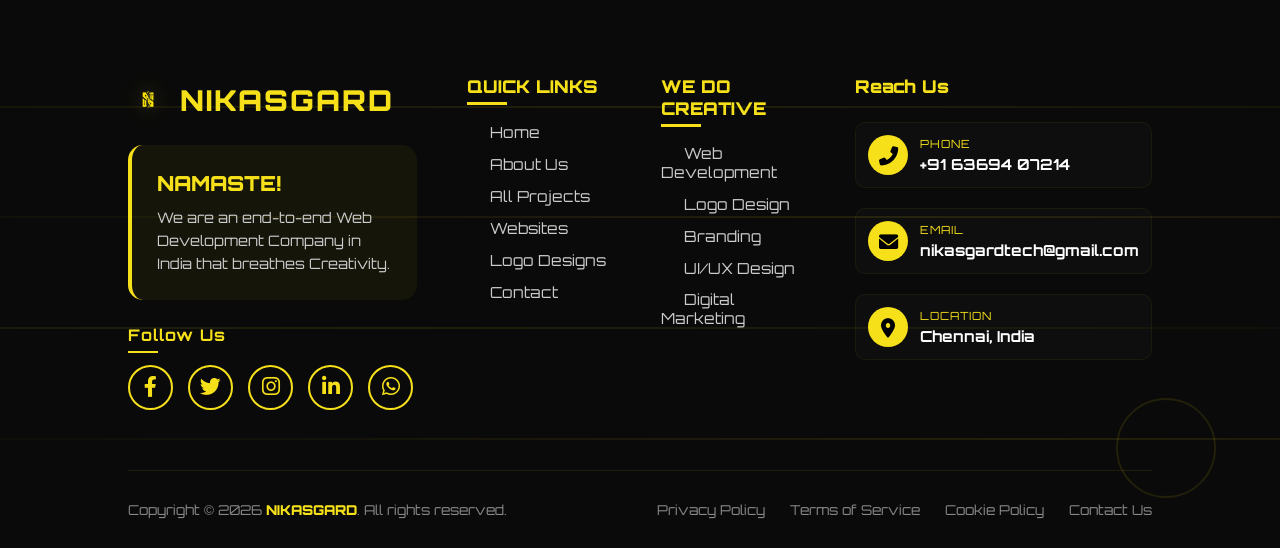
<file: HTML/service.html>
<!DOCTYPE html>
<html lang="en">
<head>
    <meta charset="UTF-8">
    <meta name="viewport" content="width=device-width, initial-scale=1.0">
    <title>NIKASGARD | All Projects</title>
    <link rel="stylesheet" href="../css/service.css">
    <link rel="stylesheet" href="../css/navbar.css">
    <link rel="stylesheet" href="../css/footer.css">
    <link rel="stylesheet" href="../css/modal.css">
    <link href="https://fonts.googleapis.com/css2?family=Orbitron:wght@400;700;900&display=swap" rel="stylesheet">
    <link rel="stylesheet" href="https://cdnjs.cloudflare.com/ajax/libs/font-awesome/6.0.0/css/all.min.css">
</head>
<body>
    <canvas id="canvas1"></canvas>

    <!-- Navigation -->
    <nav>
        <div class="logo-container">
            <img src="../images/logo-removebg-preview.png" alt="NIKASGARD Icon" class="nav-icon">
            <span class="logo-text">NIKASGARD</span>
        </div>
        <ul>
            <li><a href="index.html">HOME</a></li>
           <!-- <li><a href="about.html">ABOUT</a></li>-->
            <li><a href="service.html" class="active">SERVICE</a></li>
            <li><a href="website.html">WEBSITES</a></li>
            <li><a href="logo.html">LOGO</a></li>
            <li><a href="contact.html">CONTACT</a></li>
        </ul>
    </nav>

    <main class="portfolio-container">
        <div class="portfolio-hero">
            <h1 class="hero-title">ALL MASTERPIECES</h1>
            <p class="hero-description">Explore our complete collection of websites, logo designs, branding projects, and more!</p>
            <div class="yellow-underline"></div>
        </div>

        <div class="category-links">
            <a href="website.html" class="category-btn">WEBSITES</a>
            <a href="logo.html" class="category-btn">LOGO DESIGNS</a>
           
        </div>

        <div class="projects-grid">
            <!-- Website Project 1 -->
            <div class="project-card" data-category="website" data-id="1">
                <div class="card-image">
                    <img src="../images/nikacinemas world.png" alt="Cinema World">
                    <div class="card-overlay">
                        <div class="overlay-content">
                            <h4>NIKA'S CINEMA</h4>
                     <a href="https://nikascinemaworld.netlify.app/"><button class="view-details-btn">VIEW DETAILS</button></a>     
                        </div>
                    </div>
                </div>
                <div class="card-content">
                    <h3>Nika's Cinema</h3>
                    <div class="card-subtitle">Website</div>
                    <p class="card-description">Modern movie showcase with API integration.</p>
                    <div class="card-tags">
                        <span class="tag">HTML</span>
                        <span class="tag">CSS</span>
                        <span class="tag">JS</span>
                    </div>
                </div>
            </div>

            <!-- Logo Project 2 -->
            <div class="project-card" data-category="logo" data-id="2">
                <div class="card-image">
                    <img src="../logo/real estate.jpg" alt="Real Estate Logo">
                    <div class="card-overlay">
                        <div class="overlay-content">
                            <h4>REAL ESTATE</h4>
                            <button class="view-details-btn">VIEW DETAILS</button>
                        </div>
                    </div>
                </div>
                <div class="card-content">
                    <h3>Real Estate</h3>
                    <div class="card-subtitle">Logo Design</div>
                    <p class="card-description">Modern minimalistic logo for property ventures.</p>
                    <div class="card-tags">
                        <span class="tag">Logo</span>
                        <span class="tag">Branding</span>
                    </div>
                </div>
            </div>

            <!-- Website Project 3 -->
            <div class="project-card" data-category="website" data-id="3">
                <div class="card-image">
                    <img src="../images/real esate.jpeg" alt="Real Estate">
                    <div class="card-overlay">
                        <div class="overlay-content">
                            <h4>REAL ESTATE PORTAL</h4>
                            <button class="view-details-btn">VIEW DETAILS</button>
                        </div>
                    </div>
                </div>
                <div class="card-content">
                    <h3>Real Estate Portal</h3>
                    <div class="card-subtitle">Website</div>
                    <p class="card-description">Property search with maps integration.</p>
                    <div class="card-tags">
                        <span class="tag">React</span>
                        <span class="tag">Node.js</span>
                    </div>
                </div>
            </div>

            <!-- Logo Project 4 -->
            <div class="project-card" data-category="logo" data-id="4">
                <div class="card-image">
                    <img src="../logo/shopsync.jpg" alt="ShopSync">
                    <div class="card-overlay">
                        <div class="overlay-content">
                            <h4>SHOPSYNC</h4>
                            <button class="view-details-btn">VIEW DETAILS</button>
                        </div>
                    </div>
                </div>
                <div class="card-content">
                    <h3>ShopSync</h3>
                    <div class="card-subtitle">Logo Design</div>
                    <p class="card-description">Tech-focused logo for retail synchronization.</p>
                    <div class="card-tags">
                        <span class="tag">Logo</span>
                        <span class="tag">Tech</span>
                    </div>
                </div>
            </div>

            <!-- Website Project 5 -->
            <div class="project-card" data-category="website" data-id="5">
                <div class="card-image">
                    <img src="../images/ecommerce website.jpeg" alt="E-Commerce">
                    <div class="card-overlay">
                        <div class="overlay-content">
                            <h4>E-COMMERCE</h4>
                            <button class="view-details-btn">VIEW DETAILS</button>
                        </div>
                    </div>
                </div>
                <div class="card-content">
                    <h3>E-Commerce</h3>
                    <div class="card-subtitle">Website</div>
                    <p class="card-description">Full-stack shopping with payment integration.</p>
                    <div class="card-tags">
                        <span class="tag">React</span>
                        <span class="tag">Stripe</span>
                    </div>
                </div>
            </div>

            <!-- Logo Project 6 -->
            <div class="project-card" data-category="logo" data-id="6">
                <div class="card-image">
                    <img src="../logo/bloodhub.jpg" alt="BloodHub">
                    <div class="card-overlay">
                        <div class="overlay-content">
                            <h4>BLOODHUB</h4>
                            <button class="view-details-btn">VIEW DETAILS</button>
                        </div>
                    </div>
                </div>
                <div class="card-content">
                    <h3>BloodHub</h3>
                    <div class="card-subtitle">Logo Design</div>
                    <p class="card-description">Healthcare and donation platform identity.</p>
                    <div class="card-tags">
                        <span class="tag">Healthcare</span>
                        <span class="tag">Logo</span>
                    </div>
                </div>
            </div>
        </div>
    </main>

    <!-- Footer -->
    <footer class="site-footer">
        <div class="footer-animated-bg">
            <div class="line"></div>
            <div class="line"></div>
            <div class="line"></div>
            <div class="line"></div>
        </div>
        <div class="footer-floating"></div>

        <div class="footer-container">
            <div class="footer-section footer-brand">
                <div class="footer-logo-container">
                    <img src="../images/logo-removebg-preview.png" alt="NIKASGARD" class="footer-nav-icon">
                    <span class="footer-logo-text">NIKASGARD</span>
                </div>
                <div class="journey-section">
                    <h3 class="journey-title">NAMASTE!</h3>
                    <p class="journey-text">We are an end-to-end Web Development Company in India that breathes Creativity.</p>
                  <!--  <a href="about.html" class="main-btn" style="margin-top: 15px; display: inline-block; padding: 10px 20px; font-size: 0.9rem;">Read More</a> -->
                </div>
                <div class="footer-social">
                    <h4>Follow Us</h4>
                    <div class="social-links">
                        <a href="#" class="social-link"><i class="fab fa-facebook-f"></i></a>
                        <a href="#" class="social-link"><i class="fab fa-twitter"></i></a>
                        <a href="#" class="social-link"><i class="fab fa-instagram"></i></a>
                        <a href="#" class="social-link"><i class="fab fa-linkedin-in"></i></a>
                        <a href="#" class="social-link"><i class="fab fa-whatsapp"></i></a>
                    </div>
                </div>
            </div>

            <div class="footer-section footer-links">
                <h4>Quick Links</h4>
                <ul>
                    <li><a href="index.html">Home</a></li>
                    <li><a href="about.html">About Us</a></li>
                    <li><a href="service.html">All Projects</a></li>
                    <li><a href="website.html">Websites</a></li>
                    <li><a href="logo.html">Logo Designs</a></li>
                    <li><a href="contact.html">Contact</a></li>
                </ul>
            </div>

            <div class="footer-section footer-links">
                <h4>We Do Creative</h4>
                <ul>
                    <li><a href="website.html">Web Development</a></li>
                    <li><a href="logo.html">Logo Design</a></li>
                    <li><a href="#">Branding</a></li>
                    <li><a href="#">UI/UX Design</a></li>
                    <li><a href="#">Digital Marketing</a></li>
                </ul>
            </div>

            <div class="footer-section">
                <h4 style="color: var(--primary); font-size: 1.1rem; font-weight: 900; margin-bottom: 25px;">Reach Us</h4>
                <div class="contact-info">
                    <div class="contact-item">
                        <div class="contact-icon"><i class="fas fa-phone-alt"></i></div>
                        <div class="contact-text">
                            <span class="contact-label">PHONE</span>
                            <span class="contact-value">+91 63694 07214</span>
                        </div>
                    </div>
                    <div class="contact-item">
                        <div class="contact-icon"><i class="fas fa-envelope"></i></div>
                        <div class="contact-text">
                            <span class="contact-label">EMAIL</span>
                            <span class="contact-value">nikasgardtech@gmail.com</span>
                        </div>
                    </div>
                    <div class="contact-item">
                        <div class="contact-icon"><i class="fas fa-map-marker-alt"></i></div>
                        <div class="contact-text">
                            <span class="contact-label">LOCATION</span>
                            <span class="contact-value">Chennai, India</span>
                        </div>
                    </div>
                </div>
            </div>
        </div>

        <div class="footer-bottom">
            <div class="copyright">Copyright © 2026 <span>NIKASGARD</span>. All rights reserved.</div>
            <div class="footer-policies">
                <a href="#">Privacy Policy</a>
                <a href="#">Terms of Service</a>
                <a href="#">Cookie Policy</a>
                <a href="#">Contact Us</a>
            </div>
        </div>
    </footer>

    <script src="../script/script.js"></script>
    <script src="../script/modal.js"></script>
</body>
</html>
</file>
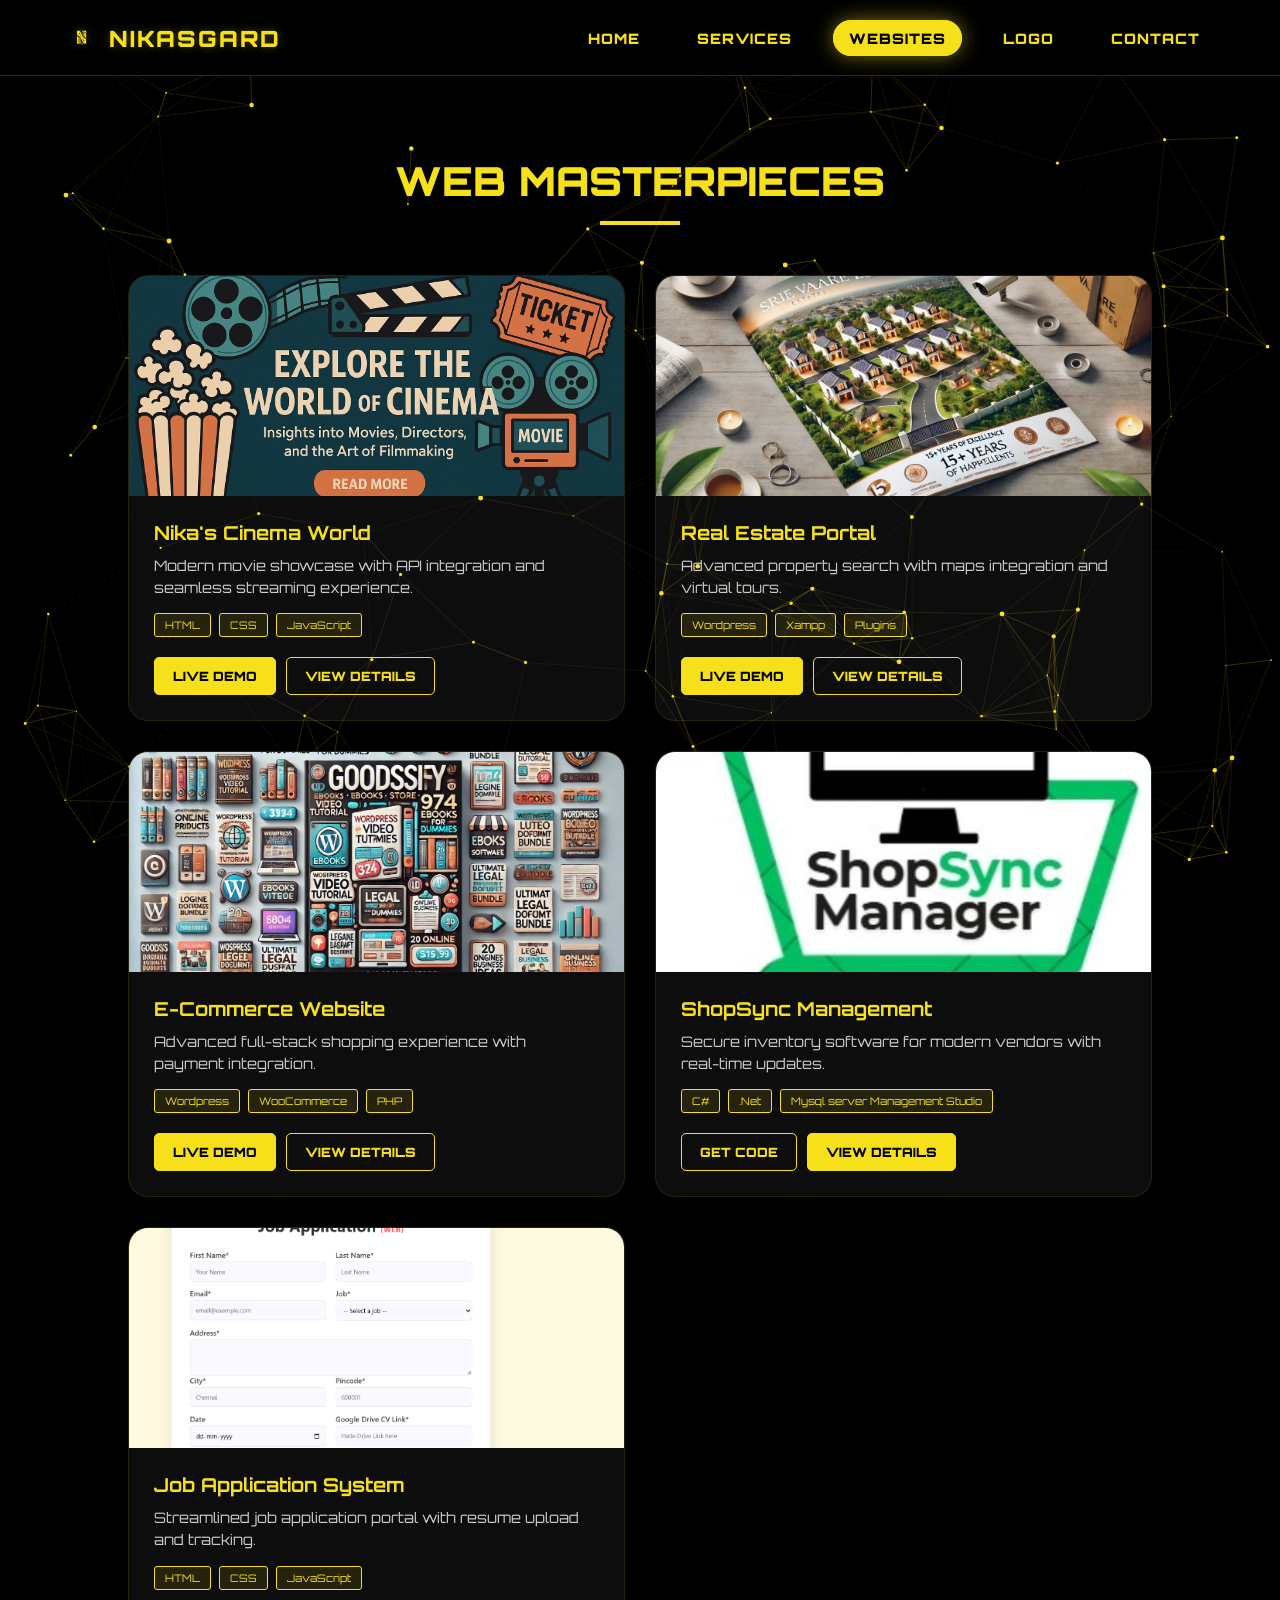
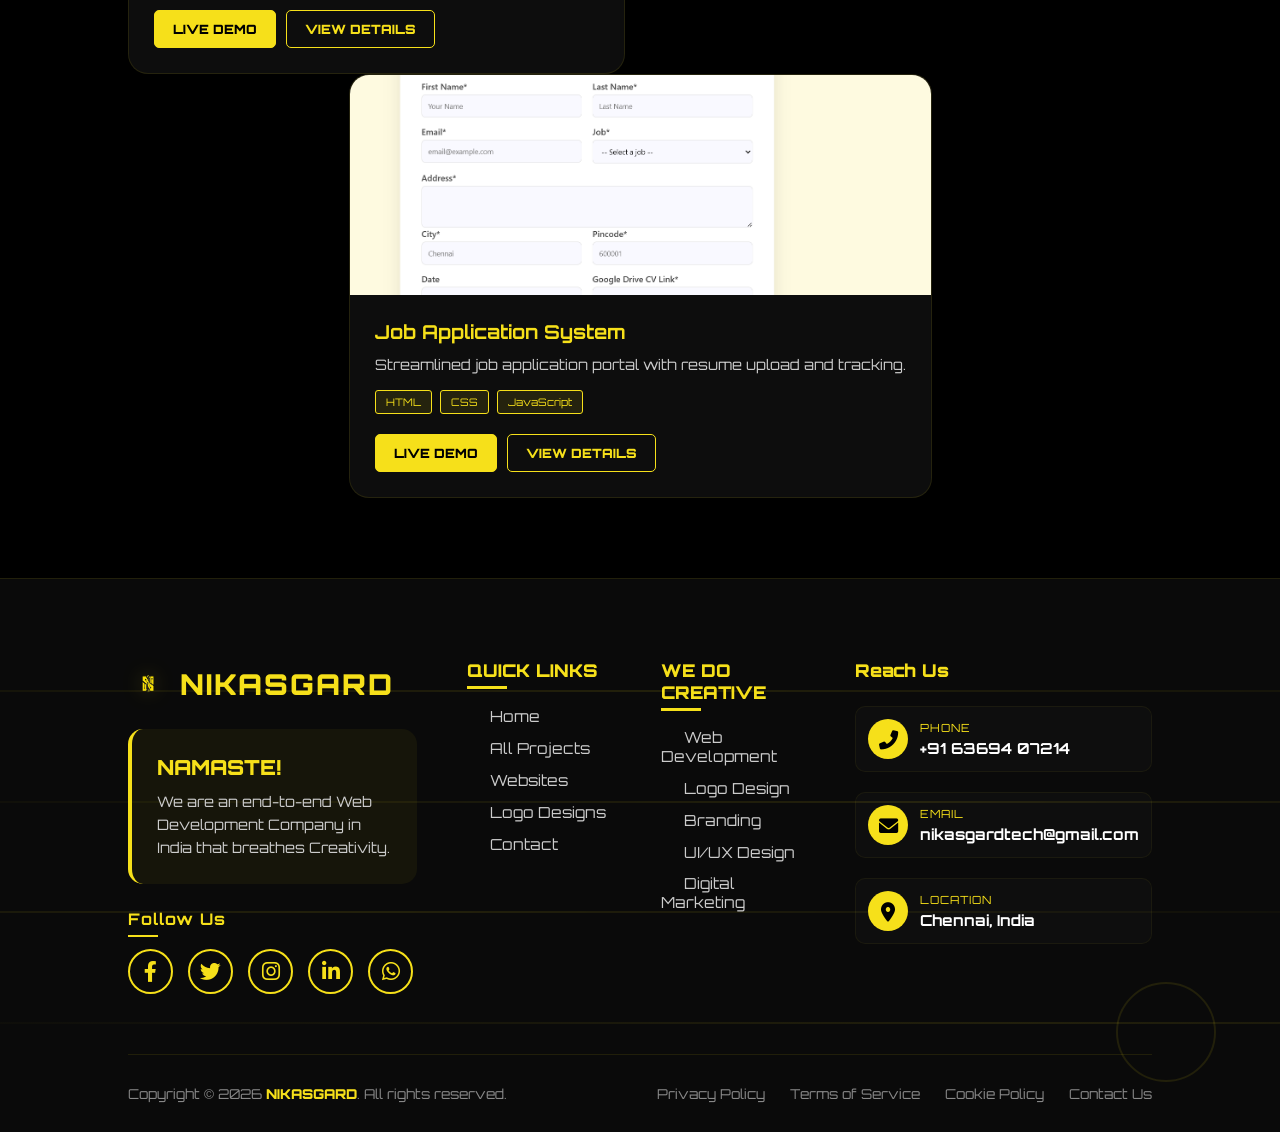
<file: HTML/website.html>
<!DOCTYPE html>
<html lang="en">
<head>
    <meta charset="UTF-8">
    <meta name="viewport" content="width=device-width, initial-scale=1.0">
    <title>NIKASGARD | Web Projects</title>
    <link rel="stylesheet" href="../css/web.css">
    <link rel="stylesheet" href="../css/navbar.css">
    <link rel="stylesheet" href="../css/footer.css">
    <link rel="stylesheet" href="../css/modal.css">
    <link href="https://fonts.googleapis.com/css2?family=Orbitron:wght@400;700;900&display=swap" rel="stylesheet">
    <link rel="stylesheet" href="https://cdnjs.cloudflare.com/ajax/libs/font-awesome/6.0.0/css/all.min.css">
</head>
<body>
    <canvas id="canvas1"></canvas>

    <!-- Navigation -->
    <nav>
        <div class="logo-container">
            <img src="../images/logo-removebg-preview.png" alt="NIKASGARD Icon" class="nav-icon">
            <span class="logo-text">NIKASGARD</span>
        </div>
        <ul>
            <li><a href="index.html">HOME</a></li>
          <!-- <li><a href="about.html">ABOUT</a></li>--> 
            <li><a href="service.html">SERVICES</a></li>
            <li><a href="website.html" class="active">WEBSITES</a></li>
            <li><a href="logo.html">LOGO</a></li>
            <li><a href="contact.html">CONTACT</a></li>
        </ul>
    </nav>

    <main class="projects-container">
        <h2 class="section-title">WEB MASTERPIECES</h2>
        <div class="yellow-underline"></div>

        <div class="project-grid">
            <!-- Project 1 -->
            <div class="project-card" data-category="website" data-id="1">
                <div class="card-img-box">
                    <img src="../images/nikacinemas world.png" alt="Cinema World">
                </div>
                <div class="card-content">
                    <h3>Nika's Cinema World</h3>
                    <p>Modern movie showcase with API integration and seamless streaming experience.</p>
                    <div class="card-tags">
                        <span class="tag">HTML</span>
                        <span class="tag">CSS</span>
                        <span class="tag">JavaScript</span>
                    </div>
                    <div class="card-actions">
                        <a href="https://nikascinemaworld.netlify.app/" class="action-btn live" target="_blank">LIVE DEMO</a>
                        <button class="action-btn code view-details-btn">VIEW DETAILS</button>
                    </div>
                </div>
            </div>

            <!-- Project 2 -->
            <div class="project-card" data-category="website" data-id="2">
                <div class="card-img-box">
                    <img src="../images/real esate.jpeg" alt="Real Estate">
                </div>
                <div class="card-content">
                    <h3>Real Estate Portal</h3>
                    <p>Advanced property search with maps integration and virtual tours.</p>
                    <div class="card-tags">
                        <span class="tag">Wordpress</span>
                        <span class="tag">Xampp</span>
                        <span class="tag">Plugins</span>
                    </div>
                    <div class="card-actions">
                        <a href="https://www.instagram.com/p/DADNtR3TYRn/" class="action-btn live" target="_blank">LIVE DEMO</a>
                        <button class="action-btn code view-details-btn">VIEW DETAILS</button>
                    </div>
                </div>
            </div>

            <!-- Project 3 -->
            <div class="project-card" data-category="website" data-id="3">
                <div class="card-img-box">
                    <img src="../images/ecommerce website.jpeg " alt="E-Commerce">
                </div>
                <div class="card-content">
                    <h3>E-Commerce Website</h3>
                    <p>Advanced full-stack shopping experience with payment integration.</p>
                    <div class="card-tags">
                        <span class="tag">Wordpress</span>
                        <span class="tag">WooCommerce</span>
                        <span class="tag">PHP</span>
                    </div>
                    <div class="card-actions">
                        <a href="https://goodssify.com/" class="action-btn live" target="_blank">LIVE DEMO</a>
                        <button class="action-btn code view-details-btn">VIEW DETAILS</button>
                    </div>
                </div>
            </div>

            <!-- Project 4 -->
            <div class="project-card" data-category="website" data-id="4">
                <div class="card-img-box">
                    <img src="../images/shopsync.jpg" alt="ShopSync">
                </div>
                <div class="card-content">
                    <h3>ShopSync Management</h3>
                    <p>Secure inventory software for modern vendors with real-time updates.</p>
                    <div class="card-tags">
                        <span class="tag">C#</span>
                        <span class="tag">.Net</span>
                        <span class="tag">Mysql server Management Studio</span>
                    </div>
                    <div class="card-actions">
                        <a href="https://github.com/NikasgardTech/shopsync" class="action-btn code" target="_blank">GET CODE</a>
                        <button class="action-btn live view-details-btn">VIEW DETAILS</button>
                    </div>
                </div>
            </div>

            <!-- Project 5 -->
            <div class="project-card" data-category="website" data-id="5">
                <div class="card-img-box">
                    <img src="../images/jobapplication.png" alt="Job Application">
                </div>
                <div class="card-content">
                    <h3>Job Application System</h3>
                    <p>Streamlined job application portal with resume upload and tracking.</p>
                    <div class="card-tags">
                        <span class="tag">HTML</span>
                        <span class="tag">CSS</span>
                        <span class="tag">JavaScript</span>
                    </div>
                    <div class="card-actions">
                        <a href="https://jobformsubmit.netlify.app/" class="action-btn live" target="_blank">LIVE DEMO</a>
                        <button class="action-btn code view-details-btn">VIEW DETAILS</button>
                    </div>
                </div>
            </div>
        </div>

        <!-- Project 6 -->
            <div class="project-card" data-category="website" data-id="5">
                <div class="card-img-box">
                    <img src="../images/jobapplication.png" alt="Job Application">
                </div>
                <div class="card-content">
                    <h3>Job Application System</h3>
                    <p>Streamlined job application portal with resume upload and tracking.</p>
                    <div class="card-tags">
                        <span class="tag">HTML</span>
                        <span class="tag">CSS</span>
                        <span class="tag">JavaScript</span>
                    </div>
                    <div class="card-actions">
                        <a href="https://jobformsubmit.netlify.app/" class="action-btn live" target="_blank">LIVE DEMO</a>
                        <button class="action-btn code view-details-btn">VIEW DETAILS</button>
                    </div>
                </div>
            </div>
        </div>
    </main>

    <!-- Footer -->
    <footer class="site-footer">
        <div class="footer-animated-bg">
            <div class="line"></div>
            <div class="line"></div>
            <div class="line"></div>
            <div class="line"></div>
        </div>
        <div class="footer-floating"></div>

        <div class="footer-container">
            <div class="footer-section footer-brand">
                <div class="footer-logo-container">
                    <img src="../images/logo-removebg-preview.png" alt="NIKASGARD" class="footer-nav-icon">
                    <span class="footer-logo-text">NIKASGARD</span>
                </div>
                <div class="journey-section">
                    <h3 class="journey-title">NAMASTE!</h3>
                    <p class="journey-text">We are an end-to-end Web Development Company in India that breathes Creativity.</p>
                   <!-- <a href="about.html" class="main-btn" style="margin-top: 15px; display: inline-block; padding: 10px 20px; font-size: 0.9rem;">Read More</a> -->
                </div>
                <div class="footer-social">
                    <h4>Follow Us</h4>
                    <div class="social-links">
                        <a href="#" class="social-link"><i class="fab fa-facebook-f"></i></a>
                        <a href="#" class="social-link"><i class="fab fa-twitter"></i></a>
                        <a href="#" class="social-link"><i class="fab fa-instagram"></i></a>
                        <a href="#" class="social-link"><i class="fab fa-linkedin-in"></i></a>
                        <a href="#" class="social-link"><i class="fab fa-whatsapp"></i></a>
                    </div>
                </div>
            </div>

            <div class="footer-section footer-links">
                <h4>Quick Links</h4>
                <ul>
                    <li><a href="index.html">Home</a></li>
                 <!--  <li><a href="about.html">About Us</a></li> --> 
                    <li><a href="service.html">All Projects</a></li>
                    <li><a href="website.html">Websites</a></li>
                    <li><a href="logo.html">Logo Designs</a></li>
                    <li><a href="contact.html">Contact</a></li>
                </ul>
            </div>

            <div class="footer-section footer-links">
                <h4>We Do Creative</h4>
                <ul>
                    <li><a href="website.html">Web Development</a></li>
                    <li><a href="logo.html">Logo Design</a></li>
                    <li><a href="#">Branding</a></li>
                    <li><a href="#">UI/UX Design</a></li>
                    <li><a href="#">Digital Marketing</a></li>
                </ul>
            </div>

            <div class="footer-section">
                <h4 style="color: var(--primary); font-size: 1.1rem; font-weight: 900; margin-bottom: 25px;">Reach Us</h4>
                <div class="contact-info">
                    <div class="contact-item">
                        <div class="contact-icon"><i class="fas fa-phone-alt"></i></div>
                        <div class="contact-text">
                            <span class="contact-label">PHONE</span>
                            <span class="contact-value">+91 63694 07214</span>
                        </div>
                    </div>
                    <div class="contact-item">
                        <div class="contact-icon"><i class="fas fa-envelope"></i></div>
                        <div class="contact-text">
                            <span class="contact-label">EMAIL</span>
                            <span class="contact-value">nikasgardtech@gmail.com</span>
                        </div>
                    </div>
                    <div class="contact-item">
                        <div class="contact-icon"><i class="fas fa-map-marker-alt"></i></div>
                        <div class="contact-text">
                            <span class="contact-label">LOCATION</span>
                            <span class="contact-value">Chennai, India</span>
                        </div>
                    </div>
                </div>
            </div>
        </div>

        <div class="footer-bottom">
            <div class="copyright">Copyright © 2026 <span>NIKASGARD</span>. All rights reserved.</div>
            <div class="footer-policies">
                <a href="#">Privacy Policy</a>
                <a href="#">Terms of Service</a>
                <a href="#">Cookie Policy</a>
                <a href="#">Contact Us</a>
            </div>
        </div>
    </footer>

    <script src="../script/script.js"></script>
    <script src="../script/modal.js"></script>
</body>
</html>
</file>
<file: css/about.css>
:root {
    --primary: #f6e01a;
    --bg: #000000;
}

body {
    background-color: var(--bg);
    color: white;
    font-family: 'Orbitron', sans-serif;
    overflow-x: hidden;
}

#canvas1 {
    position: fixed;
    top: 0;
    left: 0;
    z-index: -1;
}

/* About Section */
.about-modern {
    padding: 100px 10%;
    display: flex;
    flex-direction: column;
    gap: 120px;
}

.modern-row {
    display: flex;
    align-items: center;
    gap: 80px;
    width: 100%;
}

.modern-row.reverse {
    flex-direction: row-reverse;
}

/* Image Side */
.image-side {
    flex: 1;
    display: flex;
    justify-content: center;
}

.image-wrapper {
    position: relative;
    width: 100%;
    max-width: 450px;
    border-radius: 15px;
    transition: 0.5s ease;
}

.image-wrapper img {
    width: 100%;
    height: auto;
    border-radius: 15px;
    display: block;
    box-shadow: -15px -15px 0px var(--primary);
    filter: grayscale(30%);
    transition: 0.5s;
}

.image-wrapper:hover img {
    filter: grayscale(0%);
    transform: translate(10px, 10px);
    box-shadow: 0px 0px 30px var(--primary);
}

/* Text Side */
.text-side {
    flex: 1;
}

.highlight-text {
    color: var(--primary);
    font-weight: bold;
    font-size: 1rem;
    letter-spacing: 2px;
    display: block;
    margin-bottom: 10px;
}

.text-side h1 {
    font-size: clamp(2.5rem, 5vw, 4rem);
    margin-bottom: 20px;
}

.text-side h2 {
    font-size: 2.5rem;
    margin-bottom: 20px;
}

.text-side p {
    color: #cccccc;
    line-height: 1.8;
    margin-bottom: 20px;
    font-size: 1rem;
}

/* Skills */
.skills-flex {
    display: flex;
    gap: 15px;
    margin-bottom: 30px;
    flex-wrap: wrap;
}

.skill-pill {
    background: rgba(255, 255, 255, 0.05);
    border: 1px solid rgba(246, 224, 26, 0.3);
    padding: 8px 20px;
    border-radius: 5px;
    font-size: 0.8rem;
    color: var(--primary);
}

/* Buttons */
.modern-btn {
    display: inline-block;
    padding: 15px 35px;
    background: var(--primary);
    color: black;
    text-decoration: none;
    font-weight: 900;
    border-radius: 5px;
    transition: 0.3s;
    margin-right: 15px;
}

.modern-btn.outline {
    background: transparent;
    border: 2px solid var(--primary);
    color: var(--primary);
}

.modern-btn:hover {
    transform: translateY(-5px);
    box-shadow: 0 10px 20px rgba(246, 224, 26, 0.3);
}

/* Animations */
.animate-slide-up {
    opacity: 0;
    transform: translateY(50px);
    animation: slideUp 0.8s forwards ease-out;
}

.delay-1 {
    animation-delay: 0.4s;
}

@keyframes slideUp {
    to { opacity: 1; transform: translateY(0); }
}

/* Responsive */
@media (max-width: 900px) {
    .modern-row, .modern-row.reverse {
        flex-direction: column-reverse;
        text-align: center;
        gap: 40px;
    }
    
    .image-wrapper img {
        box-shadow: 0px 0px 20px var(--primary);
    }
    
    .skills-flex {
        justify-content: center;
    }
}
</file>
<file: css/navbar.css>
/* Navigation Bar - NIKASGARD */
:root {
    --primary: #f6e01a;
    --bg: #000000;
}

nav {
    display: flex;
    justify-content: space-between;
    align-items: center;
    padding: 15px 5%;
    background: rgba(0, 0, 0, 0.95);
    backdrop-filter: blur(10px);
    border-bottom: 1px solid rgba(246, 224, 26, 0.2);
    position: sticky;
    top: 0;
    z-index: 1000;
    width: 100%;
}

.logo-container {
    display: flex;
    align-items: center;
    gap: 10px;
}

.nav-icon {
    width: 35px;
    height: 45px;
    filter: drop-shadow(0 0 5px rgba(246, 224, 26, 0.3));
}

.logo-text {
    color: var(--primary);
    font-weight: 900;
    font-size: 1.4rem;
    letter-spacing: 2px;
    text-shadow: 0 0 10px rgba(246, 224, 26, 0.3);
}

nav ul {
    display: flex;
    list-style: none;
    gap: 25px;
    margin: 0;
    padding: 0;
}

nav ul li a {
    color: var(--primary);
    text-decoration: none;
    font-weight: 900;
    font-size: 0.9rem;
    padding: 8px 15px;
    transition: all 0.3s ease;
    border-radius: 25px;
    border: 1px solid transparent;
    letter-spacing: 1px;
}

nav ul li a:hover {
    background: var(--primary);
    color: black;
    border-color: var(--primary);
    transform: translateY(-2px);
    box-shadow: 0 5px 15px rgba(246, 224, 26, 0.3);
}

nav ul li a.active {
    background: var(--primary);
    color: black;
    border-color: var(--primary);
    box-shadow: 0 0 20px rgba(246, 224, 26, 0.5);
}

/* Mobile Responsive */
@media (max-width: 900px) {
    nav {
        flex-direction: column;
        gap: 15px;
        padding: 15px 3%;
    }
    
    nav ul {
        flex-wrap: wrap;
        justify-content: center;
        gap: 10px;
    }
    
    nav ul li a {
        font-size: 0.8rem;
        padding: 6px 12px;
    }
    
    .logo-text {
        font-size: 1.2rem;
    }
}

@media (max-width: 480px) {
    nav ul {
        gap: 5px;
    }
    
    nav ul li a {
        font-size: 0.7rem;
        padding: 5px 8px;
    }
}
</file>
<file: css/footer.css>
/* Footer Styles - NIKASGARD */
:root {
    --primary: #f6e01a;
    --bg: #000000;
    --footer-bg: #0a0a0a;
}

.site-footer {
    background: var(--footer-bg);
    color: white;
    padding: 80px 10% 30px;
    position: relative;
    overflow: hidden;
    border-top: 1px solid rgba(246, 224, 26, 0.1);
}

/* Animated Background Lines */
.footer-animated-bg {
    position: absolute;
    top: 0;
    left: 0;
    width: 100%;
    height: 100%;
    z-index: 0;
    opacity: 0.1;
}

.footer-animated-bg .line {
    position: absolute;
    width: 200%;
    height: 2px;
    background: linear-gradient(90deg, transparent, var(--primary), transparent);
    animation: footerLineMove 8s linear infinite;
}

.footer-animated-bg .line:nth-child(1) { top: 20%; left: -50%; animation-delay: 0s; }
.footer-animated-bg .line:nth-child(2) { top: 40%; left: -30%; animation-delay: 2s; }
.footer-animated-bg .line:nth-child(3) { top: 60%; left: -70%; animation-delay: 4s; }
.footer-animated-bg .line:nth-child(4) { top: 80%; left: -20%; animation-delay: 6s; }

@keyframes footerLineMove {
    0% { transform: translateX(0) rotate(0deg); opacity: 0; }
    50% { opacity: 0.5; }
    100% { transform: translateX(100%) rotate(10deg); opacity: 0; }
}

/* Footer Container */
.footer-container {
    display: grid;
    grid-template-columns: 2fr 1fr 1fr 1.5fr;
    gap: 50px;
    position: relative;
    z-index: 1;
}

/* Footer Section Animation */
.footer-section {
    opacity: 0;
    transform: translateY(30px);
    animation: footerFadeIn 0.8s forwards;
}

.footer-section:nth-child(1) { animation-delay: 0.2s; }
.footer-section:nth-child(2) { animation-delay: 0.4s; }
.footer-section:nth-child(3) { animation-delay: 0.6s; }
.footer-section:nth-child(4) { animation-delay: 0.8s; }

@keyframes footerFadeIn {
    to { opacity: 1; transform: translateY(0); }
}

/* Brand Section */
.footer-brand {
    max-width: 350px;
}

.footer-logo-container {
    display: flex;
    align-items: center;
    gap: 12px;
    margin-bottom: 20px;
}

.footer-nav-icon {
    width: 40px;
    height: 50px;
    filter: drop-shadow(0 0 10px rgba(246, 224, 26, 0.3));
    animation: footerLogoGlow 3s ease-in-out infinite;
}

@keyframes footerLogoGlow {
    0%, 100% { filter: drop-shadow(0 0 5px rgba(246, 224, 26, 0.3)); }
    50% { filter: drop-shadow(0 0 20px rgba(246, 224, 26, 0.6)); }
}

.footer-logo-text {
    color: var(--primary);
    font-weight: 900;
    font-size: 1.8rem;
    letter-spacing: 2px;
}

/* Journey Section */
.journey-section {
    background: rgba(246, 224, 26, 0.05);
    padding: 25px;
    border-radius: 15px;
    border-left: 4px solid var(--primary);
    margin-bottom: 25px;
    transition: all 0.3s ease;
}

.journey-section:hover {
    background: rgba(246, 224, 26, 0.1);
    transform: translateX(5px);
}

.journey-title {
    font-size: 1.3rem;
    font-weight: 900;
    color: var(--primary);
    margin-bottom: 10px;
    text-transform: uppercase;
}

.journey-text {
    color: #ccc;
    font-size: 0.9rem;
    line-height: 1.6;
}

/* Social Links */
.footer-social h4 {
    color: var(--primary);
    font-size: 1rem;
    margin-bottom: 20px;
    letter-spacing: 1px;
    position: relative;
    display: inline-block;
}

.footer-social h4::after {
    content: '';
    position: absolute;
    bottom: -8px;
    left: 0;
    width: 30px;
    height: 2px;
    background: var(--primary);
    animation: footerUnderline 2s ease-in-out infinite;
}

@keyframes footerUnderline {
    0%, 100% { width: 30px; opacity: 1; }
    50% { width: 60px; opacity: 0.7; }
}

.social-links {
    display: flex;
    gap: 15px;
}

.social-link {
    width: 45px;
    height: 45px;
    border: 2px solid var(--primary);
    border-radius: 50%;
    display: flex;
    align-items: center;
    justify-content: center;
    color: var(--primary);
    font-size: 1.3rem;
    transition: all 0.4s cubic-bezier(0.175, 0.885, 0.32, 1.275);
    text-decoration: none;
    position: relative;
    overflow: hidden;
}

.social-link::before {
    content: '';
    position: absolute;
    width: 100%;
    height: 100%;
    background: var(--primary);
    border-radius: 50%;
    transform: scale(0);
    transition: transform 0.4s ease;
    z-index: -1;
}

.social-link:hover {
    color: black;
    transform: translateY(-5px) rotate(360deg);
    box-shadow: 0 10px 20px rgba(246, 224, 26, 0.3);
}

.social-link:hover::before {
    transform: scale(1);
}

/* Footer Links */
.footer-links h4 {
    color: var(--primary);
    font-size: 1.1rem;
    font-weight: 900;
    margin-bottom: 25px;
    text-transform: uppercase;
    position: relative;
}

.footer-links h4::after {
    content: '';
    position: absolute;
    bottom: -8px;
    left: 0;
    width: 40px;
    height: 3px;
    background: var(--primary);
}

.footer-links ul {
    list-style: none;
}

.footer-links li {
    margin-bottom: 12px;
    transform: translateX(0);
    transition: transform 0.3s ease;
}

.footer-links li:hover {
    transform: translateX(8px);
}

.footer-links a {
    color: #ccc;
    text-decoration: none;
    font-size: 0.95rem;
    transition: all 0.3s ease;
    display: inline-block;
    position: relative;
}

.footer-links a::before {
    content: '→';
    color: var(--primary);
    opacity: 0;
    margin-right: 8px;
    transition: all 0.3s ease;
}

.footer-links a:hover {
    color: var(--primary);
    transform: translateX(5px);
}

.footer-links a:hover::before {
    opacity: 1;
}

/* Contact Info */
.contact-info {
    margin-top: 20px;
}

.contact-item {
    display: flex;
    align-items: center;
    gap: 12px;
    margin-bottom: 20px;
    padding: 12px;
    background: rgba(255, 255, 255, 0.02);
    border-radius: 10px;
    transition: all 0.3s ease;
    border: 1px solid rgba(246, 224, 26, 0.05);
}

.contact-item:hover {
    background: rgba(246, 224, 26, 0.05);
    border-color: var(--primary);
    transform: scale(1.02);
}

.contact-icon {
    width: 40px;
    height: 40px;
    background: var(--primary);
    border-radius: 50%;
    display: flex;
    align-items: center;
    justify-content: center;
    color: black;
    font-size: 1.2rem;
    transition: all 0.4s ease;
}

.contact-item:hover .contact-icon {
    transform: rotate(360deg);
    background: white;
}

.contact-text {
    flex: 1;
}

.contact-label {
    font-size: 0.7rem;
    color: var(--primary);
    letter-spacing: 1px;
    display: block;
    margin-bottom: 3px;
}

.contact-value {
    font-size: 0.95rem;
    font-weight: 700;
    color: white;
}

/* Footer Bottom */
.footer-bottom {
    margin-top: 60px;
    padding-top: 30px;
    border-top: 1px solid rgba(246, 224, 26, 0.1);
    display: flex;
    justify-content: space-between;
    align-items: center;
    flex-wrap: wrap;
    gap: 20px;
    position: relative;
    z-index: 1;
    opacity: 0;
    animation: footerBottomFade 1s 1s forwards;
}

@keyframes footerBottomFade {
    to { opacity: 1; }
}

.copyright {
    color: #888;
    font-size: 0.85rem;
}

.copyright span {
    color: var(--primary);
    font-weight: 900;
}

.footer-policies {
    display: flex;
    gap: 25px;
    flex-wrap: wrap;
}

.footer-policies a {
    color: #888;
    text-decoration: none;
    font-size: 0.85rem;
    transition: all 0.3s ease;
    position: relative;
}

.footer-policies a::after {
    content: '';
    position: absolute;
    bottom: -3px;
    left: 0;
    width: 0;
    height: 1px;
    background: var(--primary);
    transition: width 0.3s ease;
}

.footer-policies a:hover {
    color: var(--primary);
}

.footer-policies a:hover::after {
    width: 100%;
}

/* Floating Element */
.footer-floating {
    position: absolute;
    bottom: 50px;
    right: 5%;
    width: 100px;
    height: 100px;
    border: 2px solid rgba(246, 224, 26, 0.1);
    border-radius: 50%;
    animation: footerFloat 8s ease-in-out infinite;
    z-index: 0;
}

@keyframes footerFloat {
    0%, 100% { transform: translate(0, 0) rotate(0deg); }
    33% { transform: translate(-20px, -20px) rotate(120deg); }
    66% { transform: translate(20px, -10px) rotate(240deg); }
}

/* Responsive */
@media (max-width: 1000px) {
    .footer-container {
        grid-template-columns: 1fr 1fr;
        gap: 40px;
    }
    
    .footer-brand {
        grid-column: 1 / -1;
        max-width: 100%;
        text-align: center;
    }
    
    .footer-logo-container {
        justify-content: center;
    }
    
    .footer-social h4::after {
        left: 50%;
        transform: translateX(-50%);
    }
    
    .social-links {
        justify-content: center;
    }
    
    .journey-section {
        text-align: left;
    }
}

@media (max-width: 600px) {
    .footer-container {
        grid-template-columns: 1fr;
    }
    
    .footer-bottom {
        flex-direction: column;
        text-align: center;
    }
    
    .footer-policies {
        justify-content: center;
    }
}
</file>
<file: css/modal.css>
/* ========================================
   MODAL POPUP SYSTEM - NIKASGARD
   ======================================== */

:root {
    --primary: #f6e01a;
    --bg: #000000;
    --text-gray: #cccccc;
}

/* Modal Overlay */
.modal-overlay {
    position: fixed;
    top: 0;
    left: 0;
    width: 100%;
    height: 100%;
    background: rgba(0, 0, 0, 0.95);
    backdrop-filter: blur(20px);
    z-index: 10000;
    display: none;
    justify-content: center;
    align-items: center;
    opacity: 0;
    transition: opacity 0.4s cubic-bezier(0.68, -0.55, 0.265, 1.55);
}

.modal-overlay.active {
    display: flex;
    opacity: 1;
}

/* Modal Container */
.modal-container {
    width: 90%;
    max-width: 1000px;
    max-height: 85vh;
    background: linear-gradient(135deg, #0a0a0a 0%, #050505 100%);
    border: 1px solid rgba(246, 224, 26, 0.3);
    border-radius: 20px;
    position: relative;
    transform: scale(0.7) translateY(50px);
    transition: transform 0.5s cubic-bezier(0.68, -0.55, 0.265, 1.55);
    overflow: hidden;
    display: flex;
    flex-direction: column;
    box-shadow: 0 25px 50px rgba(0, 0, 0, 0.5);
}

.modal-overlay.active .modal-container {
    transform: scale(1) translateY(0);
}

/* Modal Header */
.modal-header {
    padding: 20px 25px;
    border-bottom: 1px solid rgba(246, 224, 26, 0.2);
    display: flex;
    justify-content: space-between;
    align-items: center;
    background: rgba(0, 0, 0, 0.5);
}

.modal-title {
    color: var(--primary);
    font-size: 1.3rem;
    font-weight: 900;
    letter-spacing: 1px;
    margin: 0;
}

.modal-category {
    display: inline-block;
    padding: 4px 12px;
    background: rgba(246, 224, 26, 0.1);
    border: 1px solid var(--primary);
    border-radius: 20px;
    font-size: 0.7rem;
    color: var(--primary);
    margin-left: 12px;
}

/* Close Button */
.modal-close {
    width: 38px;
    height: 38px;
    border-radius: 50%;
    background: rgba(255, 255, 255, 0.05);
    border: 1px solid rgba(246, 224, 26, 0.3);
    color: var(--primary);
    font-size: 1.2rem;
    cursor: pointer;
    transition: all 0.3s ease;
    display: flex;
    align-items: center;
    justify-content: center;
}

.modal-close:hover {
    background: var(--primary);
    color: black;
    transform: rotate(90deg);
}

/* Modal Body */
.modal-body {
    flex: 1;
    overflow-y: auto;
    padding: 25px;
    display: flex;
    gap: 25px;
    flex-wrap: wrap;
}

/* Scrollbar */
.modal-body::-webkit-scrollbar {
    width: 5px;
}

.modal-body::-webkit-scrollbar-track {
    background: rgba(255, 255, 255, 0.05);
    border-radius: 10px;
}

.modal-body::-webkit-scrollbar-thumb {
    background: var(--primary);
    border-radius: 10px;
}

/* Image Section */
.modal-image-section {
    flex: 1;
    min-width: 250px;
}

.modal-image {
    width: 100%;
    border-radius: 12px;
    overflow: hidden;
    border: 1px solid rgba(246, 224, 26, 0.2);
    box-shadow: 0 10px 20px rgba(0, 0, 0, 0.3);
}

.modal-image img {
    width: 100%;
    height: auto;
    display: block;
    transition: transform 0.5s ease;
}

.modal-image:hover img {
    transform: scale(1.05);
}

/* Info Section */
.modal-info-section {
    flex: 1.5;
    min-width: 280px;
}

.modal-description {
    color: var(--text-gray);
    line-height: 1.8;
    font-size: 0.95rem;
    margin-bottom: 20px;
}

/* Tech Tags */
.modal-tech h4 {
    color: var(--primary);
    font-size: 0.85rem;
    margin-bottom: 12px;
    letter-spacing: 1px;
}

.tech-tags {
    display: flex;
    flex-wrap: wrap;
    gap: 8px;
    margin-bottom: 20px;
}

.tech-tag {
    padding: 5px 12px;
    background: rgba(246, 224, 26, 0.1);
    border: 1px solid var(--primary);
    border-radius: 20px;
    font-size: 0.7rem;
    color: var(--primary);
    font-weight: 700;
}

/* Project Details */
.modal-details {
    display: grid;
    grid-template-columns: repeat(2, 1fr);
    gap: 12px;
    margin-bottom: 20px;
}

.detail-item {
    padding: 12px;
    background: rgba(255, 255, 255, 0.03);
    border-radius: 8px;
    border-left: 3px solid var(--primary);
}

.detail-label {
    font-size: 0.65rem;
    color: var(--primary);
    letter-spacing: 1px;
    display: block;
    margin-bottom: 5px;
}

.detail-value {
    font-size: 0.85rem;
    font-weight: 700;
    color: white;
}

/* Action Buttons */
.modal-actions {
    display: flex;
    gap: 12px;
    flex-wrap: wrap;
    margin-top: 15px;
}

.modal-btn {
    padding: 10px 22px;
    font-family: 'Orbitron', sans-serif;
    font-weight: 900;
    font-size: 0.8rem;
    text-decoration: none;
    border-radius: 6px;
    transition: all 0.3s ease;
    display: inline-flex;
    align-items: center;
    gap: 8px;
    cursor: pointer;
    border: none;
}

.modal-btn-primary {
    background: var(--primary);
    color: black;
}

.modal-btn-primary:hover {
    background: white;
    transform: translateY(-3px);
    box-shadow: 0 10px 20px rgba(246, 224, 26, 0.3);
}

.modal-btn-secondary {
    background: transparent;
    border: 2px solid var(--primary);
    color: var(--primary);
}

.modal-btn-secondary:hover {
    background: var(--primary);
    color: black;
    transform: translateY(-3px);
}

/* Modal Footer */
.modal-footer {
    padding: 12px 25px;
    border-top: 1px solid rgba(246, 224, 26, 0.1);
    display: flex;
    justify-content: space-between;
    align-items: center;
    background: rgba(0, 0, 0, 0.3);
}

.modal-date {
    font-size: 0.7rem;
    color: #666;
}

.modal-nav {
    display: flex;
    gap: 8px;
}

.modal-nav-btn {
    width: 32px;
    height: 32px;
    border-radius: 50%;
    background: rgba(255, 255, 255, 0.05);
    border: 1px solid rgba(246, 224, 26, 0.3);
    color: var(--primary);
    cursor: pointer;
    transition: all 0.3s ease;
    display: flex;
    align-items: center;
    justify-content: center;
}

.modal-nav-btn:hover {
    background: var(--primary);
    color: black;
}

/* Loading State */
.modal-loading {
    text-align: center;
    padding: 50px;
    color: var(--primary);
}

.modal-loading i {
    font-size: 2rem;
    animation: spin 1s linear infinite;
}

@keyframes spin {
    to { transform: rotate(360deg); }
}

/* Responsive */
@media (max-width: 768px) {
    .modal-body {
        flex-direction: column;
        padding: 20px;
    }
    
    .modal-header {
        padding: 15px 20px;
    }
    
    .modal-title {
        font-size: 1.1rem;
    }
    
    .modal-details {
        grid-template-columns: 1fr;
    }
    
    .modal-actions {
        flex-direction: column;
    }
    
    .modal-btn {
        text-align: center;
        justify-content: center;
    }
    
    .modal-close {
        width: 35px;
        height: 35px;
    }
}
</file>
<file: assessts/css/contact.css>
:root {
    --primary: #f6e01a;
    --bg: #000000;
}

* {
    margin: 0;
    padding: 0;
    box-sizing: border-box;
}

body {
    background-color: var(--bg);
    color: white;
    font-family: 'Orbitron', sans-serif;
    overflow-x: hidden;
}

#canvas1 {
    position: fixed;
    top: 0;
    left: 0;
    z-index: -1;
}

.contact-container {
    min-height: 100vh;
    display: flex;
    flex-direction: column;
    justify-content: center;
    align-items: center;
    padding: 80px 20px;
}

.contact-header {
    text-align: center;
    margin-bottom: 50px;
}

.section-title {
    font-size: 2.8rem;
    color: var(--primary);
    font-weight: 900;
    letter-spacing: 2px;
}

.yellow-underline {
    width: 80px;
    height: 4px;
    background: var(--primary);
    margin: 15px auto 20px;
}

.subtitle {
    color: #aaa;
    font-size: 1rem;
}

/* Contact Form */
.contact-form {
    width: 100%;
    max-width: 550px;
    display: flex;
    flex-direction: column;
    gap: 25px;
    background: rgba(255, 255, 255, 0.02);
    padding: 40px;
    border-radius: 20px;
    border: 1px solid rgba(246, 224, 26, 0.05);
}

.input-group input,
.input-group textarea {
    width: 100%;
    padding: 18px;
    background: rgba(255, 255, 255, 0.05);
    border: 1px solid rgba(246, 224, 26, 0.1);
    border-radius: 10px;
    color: white;
    font-family: 'Orbitron', sans-serif;
    outline: none;
    transition: 0.3s;
}

.input-group input:focus,
.input-group textarea:focus {
    border-color: var(--primary);
    background: rgba(255, 255, 255, 0.08);
}

/* Send Button */
.send-btn {
    padding: 18px;
    background: var(--primary);
    border: none;
    border-radius: 10px;
    color: black;
    font-weight: 900;
    cursor: pointer;
    transition: 0.3s;
    letter-spacing: 1px;
    font-family: 'Orbitron', sans-serif;
}

.send-btn:hover {
    filter: brightness(1.1);
    box-shadow: 0 5px 20px rgba(246, 224, 26, 0.2);
    transform: translateY(-3px);
}

/* Response Message */
.form-response {
    margin-top: 15px;
    padding: 15px;
    border-radius: 10px;
    display: none;
    text-align: center;
    font-family: 'Orbitron', sans-serif;
    font-weight: 500;
    font-size: 0.9rem;
}

.form-response.success {
    display: block;
    background-color: #e6f4f1;
    color: #0a8f76;
    border: 1px solid #c2e5de;
}

.form-response.error {
    display: block;
    background-color: #fce8e8;
    color: #e74c3c;
    border: 1px solid #f5c6cb;
}

/* Responsive */
@media (max-width: 600px) {
    .contact-form {
        padding: 25px;
    }
    
    .section-title {
        font-size: 2rem;
    }
    
    .send-btn {
        padding: 15px;
    }
}
</file>
<file: assessts/css/navbar.css>
/* Navigation Bar - NIKASGARD */
:root {
    --primary: #f6e01a;
    --bg: #000000;
}

nav {
    display: flex;
    justify-content: space-between;
    align-items: center;
    padding: 15px 5%;
    background: rgba(0, 0, 0, 0.95);
    backdrop-filter: blur(10px);
    border-bottom: 1px solid rgba(246, 224, 26, 0.2);
    position: sticky;
    top: 0;
    z-index: 1000;
    width: 100%;
}

.logo-container {
    display: flex;
    align-items: center;
    gap: 10px;
}

.nav-icon {
    width: 35px;
    height: 45px;
    filter: drop-shadow(0 0 5px rgba(246, 224, 26, 0.3));
}

.logo-text {
    color: var(--primary);
    font-weight: 900;
    font-size: 1.4rem;
    letter-spacing: 2px;
    text-shadow: 0 0 10px rgba(246, 224, 26, 0.3);
}

nav ul {
    display: flex;
    list-style: none;
    gap: 25px;
    margin: 0;
    padding: 0;
}

nav ul li a {
    color: var(--primary);
    text-decoration: none;
    font-weight: 900;
    font-size: 0.9rem;
    padding: 8px 15px;
    transition: all 0.3s ease;
    border-radius: 25px;
    border: 1px solid transparent;
    letter-spacing: 1px;
}

nav ul li a:hover {
    background: var(--primary);
    color: black;
    border-color: var(--primary);
    transform: translateY(-2px);
    box-shadow: 0 5px 15px rgba(246, 224, 26, 0.3);
}

nav ul li a.active {
    background: var(--primary);
    color: black;
    border-color: var(--primary);
    box-shadow: 0 0 20px rgba(246, 224, 26, 0.5);
}

/* Mobile Responsive */
@media (max-width: 900px) {
    nav {
        flex-direction: column;
        gap: 15px;
        padding: 15px 3%;
    }
    
    nav ul {
        flex-wrap: wrap;
        justify-content: center;
        gap: 10px;
    }
    
    nav ul li a {
        font-size: 0.8rem;
        padding: 6px 12px;
    }
    
    .logo-text {
        font-size: 1.2rem;
    }
}

@media (max-width: 480px) {
    nav ul {
        gap: 5px;
    }
    
    nav ul li a {
        font-size: 0.7rem;
        padding: 5px 8px;
    }
}
</file>
<file: assessts/css/footer.css>
/* Footer Styles - NIKASGARD */
:root {
    --primary: #f6e01a;
    --bg: #000000;
    --footer-bg: #0a0a0a;
}

.site-footer {
    background: var(--footer-bg);
    color: white;
    padding: 80px 10% 30px;
    position: relative;
    overflow: hidden;
    border-top: 1px solid rgba(246, 224, 26, 0.1);
}

/* Animated Background Lines */
.footer-animated-bg {
    position: absolute;
    top: 0;
    left: 0;
    width: 100%;
    height: 100%;
    z-index: 0;
    opacity: 0.1;
}

.footer-animated-bg .line {
    position: absolute;
    width: 200%;
    height: 2px;
    background: linear-gradient(90deg, transparent, var(--primary), transparent);
    animation: footerLineMove 8s linear infinite;
}

.footer-animated-bg .line:nth-child(1) { top: 20%; left: -50%; animation-delay: 0s; }
.footer-animated-bg .line:nth-child(2) { top: 40%; left: -30%; animation-delay: 2s; }
.footer-animated-bg .line:nth-child(3) { top: 60%; left: -70%; animation-delay: 4s; }
.footer-animated-bg .line:nth-child(4) { top: 80%; left: -20%; animation-delay: 6s; }

@keyframes footerLineMove {
    0% { transform: translateX(0) rotate(0deg); opacity: 0; }
    50% { opacity: 0.5; }
    100% { transform: translateX(100%) rotate(10deg); opacity: 0; }
}

/* Footer Container */
.footer-container {
    display: grid;
    grid-template-columns: 2fr 1fr 1fr 1.5fr;
    gap: 50px;
    position: relative;
    z-index: 1;
}

/* Footer Section Animation */
.footer-section {
    opacity: 0;
    transform: translateY(30px);
    animation: footerFadeIn 0.8s forwards;
}

.footer-section:nth-child(1) { animation-delay: 0.2s; }
.footer-section:nth-child(2) { animation-delay: 0.4s; }
.footer-section:nth-child(3) { animation-delay: 0.6s; }
.footer-section:nth-child(4) { animation-delay: 0.8s; }

@keyframes footerFadeIn {
    to { opacity: 1; transform: translateY(0); }
}

/* Brand Section */
.footer-brand {
    max-width: 350px;
}

.footer-logo-container {
    display: flex;
    align-items: center;
    gap: 12px;
    margin-bottom: 20px;
}

.footer-nav-icon {
    width: 40px;
    height: 50px;
    filter: drop-shadow(0 0 10px rgba(246, 224, 26, 0.3));
    animation: footerLogoGlow 3s ease-in-out infinite;
}

@keyframes footerLogoGlow {
    0%, 100% { filter: drop-shadow(0 0 5px rgba(246, 224, 26, 0.3)); }
    50% { filter: drop-shadow(0 0 20px rgba(246, 224, 26, 0.6)); }
}

.footer-logo-text {
    color: var(--primary);
    font-weight: 900;
    font-size: 1.8rem;
    letter-spacing: 2px;
}

/* Journey Section */
.journey-section {
    background: rgba(246, 224, 26, 0.05);
    padding: 25px;
    border-radius: 15px;
    border-left: 4px solid var(--primary);
    margin-bottom: 25px;
    transition: all 0.3s ease;
}

.journey-section:hover {
    background: rgba(246, 224, 26, 0.1);
    transform: translateX(5px);
}

.journey-title {
    font-size: 1.3rem;
    font-weight: 900;
    color: var(--primary);
    margin-bottom: 10px;
    text-transform: uppercase;
}

.journey-text {
    color: #ccc;
    font-size: 0.9rem;
    line-height: 1.6;
}

/* Social Links */
.footer-social h4 {
    color: var(--primary);
    font-size: 1rem;
    margin-bottom: 20px;
    letter-spacing: 1px;
    position: relative;
    display: inline-block;
}

.footer-social h4::after {
    content: '';
    position: absolute;
    bottom: -8px;
    left: 0;
    width: 30px;
    height: 2px;
    background: var(--primary);
    animation: footerUnderline 2s ease-in-out infinite;
}

@keyframes footerUnderline {
    0%, 100% { width: 30px; opacity: 1; }
    50% { width: 60px; opacity: 0.7; }
}

.social-links {
    display: flex;
    gap: 15px;
}

.social-link {
    width: 45px;
    height: 45px;
    border: 2px solid var(--primary);
    border-radius: 50%;
    display: flex;
    align-items: center;
    justify-content: center;
    color: var(--primary);
    font-size: 1.3rem;
    transition: all 0.4s cubic-bezier(0.175, 0.885, 0.32, 1.275);
    text-decoration: none;
    position: relative;
    overflow: hidden;
}

.social-link::before {
    content: '';
    position: absolute;
    width: 100%;
    height: 100%;
    background: var(--primary);
    border-radius: 50%;
    transform: scale(0);
    transition: transform 0.4s ease;
    z-index: -1;
}

.social-link:hover {
    color: black;
    transform: translateY(-5px) rotate(360deg);
    box-shadow: 0 10px 20px rgba(246, 224, 26, 0.3);
}

.social-link:hover::before {
    transform: scale(1);
}

/* Footer Links */
.footer-links h4 {
    color: var(--primary);
    font-size: 1.1rem;
    font-weight: 900;
    margin-bottom: 25px;
    text-transform: uppercase;
    position: relative;
}

.footer-links h4::after {
    content: '';
    position: absolute;
    bottom: -8px;
    left: 0;
    width: 40px;
    height: 3px;
    background: var(--primary);
}

.footer-links ul {
    list-style: none;
}

.footer-links li {
    margin-bottom: 12px;
    transform: translateX(0);
    transition: transform 0.3s ease;
}

.footer-links li:hover {
    transform: translateX(8px);
}

.footer-links a {
    color: #ccc;
    text-decoration: none;
    font-size: 0.95rem;
    transition: all 0.3s ease;
    display: inline-block;
    position: relative;
}

.footer-links a::before {
    content: '→';
    color: var(--primary);
    opacity: 0;
    margin-right: 8px;
    transition: all 0.3s ease;
}

.footer-links a:hover {
    color: var(--primary);
    transform: translateX(5px);
}

.footer-links a:hover::before {
    opacity: 1;
}

/* Contact Info */
.contact-info {
    margin-top: 20px;
}

.contact-item {
    display: flex;
    align-items: center;
    gap: 12px;
    margin-bottom: 20px;
    padding: 12px;
    background: rgba(255, 255, 255, 0.02);
    border-radius: 10px;
    transition: all 0.3s ease;
    border: 1px solid rgba(246, 224, 26, 0.05);
}

.contact-item:hover {
    background: rgba(246, 224, 26, 0.05);
    border-color: var(--primary);
    transform: scale(1.02);
}

.contact-icon {
    width: 40px;
    height: 40px;
    background: var(--primary);
    border-radius: 50%;
    display: flex;
    align-items: center;
    justify-content: center;
    color: black;
    font-size: 1.2rem;
    transition: all 0.4s ease;
}

.contact-item:hover .contact-icon {
    transform: rotate(360deg);
    background: white;
}

.contact-text {
    flex: 1;
}

.contact-label {
    font-size: 0.7rem;
    color: var(--primary);
    letter-spacing: 1px;
    display: block;
    margin-bottom: 3px;
}

.contact-value {
    font-size: 0.95rem;
    font-weight: 700;
    color: white;
}

/* Footer Bottom */
.footer-bottom {
    margin-top: 60px;
    padding-top: 30px;
    border-top: 1px solid rgba(246, 224, 26, 0.1);
    display: flex;
    justify-content: space-between;
    align-items: center;
    flex-wrap: wrap;
    gap: 20px;
    position: relative;
    z-index: 1;
    opacity: 0;
    animation: footerBottomFade 1s 1s forwards;
}

@keyframes footerBottomFade {
    to { opacity: 1; }
}

.copyright {
    color: #888;
    font-size: 0.85rem;
}

.copyright span {
    color: var(--primary);
    font-weight: 900;
}

.footer-policies {
    display: flex;
    gap: 25px;
    flex-wrap: wrap;
}

.footer-policies a {
    color: #888;
    text-decoration: none;
    font-size: 0.85rem;
    transition: all 0.3s ease;
    position: relative;
}

.footer-policies a::after {
    content: '';
    position: absolute;
    bottom: -3px;
    left: 0;
    width: 0;
    height: 1px;
    background: var(--primary);
    transition: width 0.3s ease;
}

.footer-policies a:hover {
    color: var(--primary);
}

.footer-policies a:hover::after {
    width: 100%;
}

/* Floating Element */
.footer-floating {
    position: absolute;
    bottom: 50px;
    right: 5%;
    width: 100px;
    height: 100px;
    border: 2px solid rgba(246, 224, 26, 0.1);
    border-radius: 50%;
    animation: footerFloat 8s ease-in-out infinite;
    z-index: 0;
}

@keyframes footerFloat {
    0%, 100% { transform: translate(0, 0) rotate(0deg); }
    33% { transform: translate(-20px, -20px) rotate(120deg); }
    66% { transform: translate(20px, -10px) rotate(240deg); }
}

/* Responsive */
@media (max-width: 1000px) {
    .footer-container {
        grid-template-columns: 1fr 1fr;
        gap: 40px;
    }
    
    .footer-brand {
        grid-column: 1 / -1;
        max-width: 100%;
        text-align: center;
    }
    
    .footer-logo-container {
        justify-content: center;
    }
    
    .footer-social h4::after {
        left: 50%;
        transform: translateX(-50%);
    }
    
    .social-links {
        justify-content: center;
    }
    
    .journey-section {
        text-align: left;
    }
}

@media (max-width: 600px) {
    .footer-container {
        grid-template-columns: 1fr;
    }
    
    .footer-bottom {
        flex-direction: column;
        text-align: center;
    }
    
    .footer-policies {
        justify-content: center;
    }
}
</file>
<file: assessts/css/modal.css>
/* ========================================
   MODAL POPUP SYSTEM - NIKASGARD
   ======================================== */

:root {
    --primary: #f6e01a;
    --bg: #000000;
    --text-gray: #cccccc;
}

/* Modal Overlay */
.modal-overlay {
    position: fixed;
    top: 0;
    left: 0;
    width: 100%;
    height: 100%;
    background: rgba(0, 0, 0, 0.95);
    backdrop-filter: blur(20px);
    z-index: 10000;
    display: none;
    justify-content: center;
    align-items: center;
    opacity: 0;
    transition: opacity 0.4s cubic-bezier(0.68, -0.55, 0.265, 1.55);
}

.modal-overlay.active {
    display: flex;
    opacity: 1;
}

/* Modal Container */
.modal-container {
    width: 90%;
    max-width: 1000px;
    max-height: 85vh;
    background: linear-gradient(135deg, #0a0a0a 0%, #050505 100%);
    border: 1px solid rgba(246, 224, 26, 0.3);
    border-radius: 20px;
    position: relative;
    transform: scale(0.7) translateY(50px);
    transition: transform 0.5s cubic-bezier(0.68, -0.55, 0.265, 1.55);
    overflow: hidden;
    display: flex;
    flex-direction: column;
    box-shadow: 0 25px 50px rgba(0, 0, 0, 0.5);
}

.modal-overlay.active .modal-container {
    transform: scale(1) translateY(0);
}

/* Modal Header */
.modal-header {
    padding: 20px 25px;
    border-bottom: 1px solid rgba(246, 224, 26, 0.2);
    display: flex;
    justify-content: space-between;
    align-items: center;
    background: rgba(0, 0, 0, 0.5);
}

.modal-title {
    color: var(--primary);
    font-size: 1.3rem;
    font-weight: 900;
    letter-spacing: 1px;
    margin: 0;
}

.modal-category {
    display: inline-block;
    padding: 4px 12px;
    background: rgba(246, 224, 26, 0.1);
    border: 1px solid var(--primary);
    border-radius: 20px;
    font-size: 0.7rem;
    color: var(--primary);
    margin-left: 12px;
}

/* Close Button */
.modal-close {
    width: 38px;
    height: 38px;
    border-radius: 50%;
    background: rgba(255, 255, 255, 0.05);
    border: 1px solid rgba(246, 224, 26, 0.3);
    color: var(--primary);
    font-size: 1.2rem;
    cursor: pointer;
    transition: all 0.3s ease;
    display: flex;
    align-items: center;
    justify-content: center;
}

.modal-close:hover {
    background: var(--primary);
    color: black;
    transform: rotate(90deg);
}

/* Modal Body */
.modal-body {
    flex: 1;
    overflow-y: auto;
    padding: 25px;
    display: flex;
    gap: 25px;
    flex-wrap: wrap;
}

/* Scrollbar */
.modal-body::-webkit-scrollbar {
    width: 5px;
}

.modal-body::-webkit-scrollbar-track {
    background: rgba(255, 255, 255, 0.05);
    border-radius: 10px;
}

.modal-body::-webkit-scrollbar-thumb {
    background: var(--primary);
    border-radius: 10px;
}

/* Image Section */
.modal-image-section {
    flex: 1;
    min-width: 250px;
}

.modal-image {
    width: 100%;
    border-radius: 12px;
    overflow: hidden;
    border: 1px solid rgba(246, 224, 26, 0.2);
    box-shadow: 0 10px 20px rgba(0, 0, 0, 0.3);
}

.modal-image img {
    width: 100%;
    height: auto;
    display: block;
    transition: transform 0.5s ease;
}

.modal-image:hover img {
    transform: scale(1.05);
}

/* Info Section */
.modal-info-section {
    flex: 1.5;
    min-width: 280px;
}

.modal-description {
    color: var(--text-gray);
    line-height: 1.8;
    font-size: 0.95rem;
    margin-bottom: 20px;
}

/* Tech Tags */
.modal-tech h4 {
    color: var(--primary);
    font-size: 0.85rem;
    margin-bottom: 12px;
    letter-spacing: 1px;
}

.tech-tags {
    display: flex;
    flex-wrap: wrap;
    gap: 8px;
    margin-bottom: 20px;
}

.tech-tag {
    padding: 5px 12px;
    background: rgba(246, 224, 26, 0.1);
    border: 1px solid var(--primary);
    border-radius: 20px;
    font-size: 0.7rem;
    color: var(--primary);
    font-weight: 700;
}

/* Project Details */
.modal-details {
    display: grid;
    grid-template-columns: repeat(2, 1fr);
    gap: 12px;
    margin-bottom: 20px;
}

.detail-item {
    padding: 12px;
    background: rgba(255, 255, 255, 0.03);
    border-radius: 8px;
    border-left: 3px solid var(--primary);
}

.detail-label {
    font-size: 0.65rem;
    color: var(--primary);
    letter-spacing: 1px;
    display: block;
    margin-bottom: 5px;
}

.detail-value {
    font-size: 0.85rem;
    font-weight: 700;
    color: white;
}

/* Action Buttons */
.modal-actions {
    display: flex;
    gap: 12px;
    flex-wrap: wrap;
    margin-top: 15px;
}

.modal-btn {
    padding: 10px 22px;
    font-family: 'Orbitron', sans-serif;
    font-weight: 900;
    font-size: 0.8rem;
    text-decoration: none;
    border-radius: 6px;
    transition: all 0.3s ease;
    display: inline-flex;
    align-items: center;
    gap: 8px;
    cursor: pointer;
    border: none;
}

.modal-btn-primary {
    background: var(--primary);
    color: black;
}

.modal-btn-primary:hover {
    background: white;
    transform: translateY(-3px);
    box-shadow: 0 10px 20px rgba(246, 224, 26, 0.3);
}

.modal-btn-secondary {
    background: transparent;
    border: 2px solid var(--primary);
    color: var(--primary);
}

.modal-btn-secondary:hover {
    background: var(--primary);
    color: black;
    transform: translateY(-3px);
}

/* Modal Footer */
.modal-footer {
    padding: 12px 25px;
    border-top: 1px solid rgba(246, 224, 26, 0.1);
    display: flex;
    justify-content: space-between;
    align-items: center;
    background: rgba(0, 0, 0, 0.3);
}

.modal-date {
    font-size: 0.7rem;
    color: #666;
}

.modal-nav {
    display: flex;
    gap: 8px;
}

.modal-nav-btn {
    width: 32px;
    height: 32px;
    border-radius: 50%;
    background: rgba(255, 255, 255, 0.05);
    border: 1px solid rgba(246, 224, 26, 0.3);
    color: var(--primary);
    cursor: pointer;
    transition: all 0.3s ease;
    display: flex;
    align-items: center;
    justify-content: center;
}

.modal-nav-btn:hover {
    background: var(--primary);
    color: black;
}

/* Loading State */
.modal-loading {
    text-align: center;
    padding: 50px;
    color: var(--primary);
}

.modal-loading i {
    font-size: 2rem;
    animation: spin 1s linear infinite;
}

@keyframes spin {
    to { transform: rotate(360deg); }
}

/* Responsive */
@media (max-width: 768px) {
    .modal-body {
        flex-direction: column;
        padding: 20px;
    }
    
    .modal-header {
        padding: 15px 20px;
    }
    
    .modal-title {
        font-size: 1.1rem;
    }
    
    .modal-details {
        grid-template-columns: 1fr;
    }
    
    .modal-actions {
        flex-direction: column;
    }
    
    .modal-btn {
        text-align: center;
        justify-content: center;
    }
    
    .modal-close {
        width: 35px;
        height: 35px;
    }
}
</file>
<file: assessts/css/logo.css>
:root {
    --primary: #f6e01a;
    --bg: #000000;
    --card-bg: rgba(255, 255, 255, 0.05);
}

* {
    margin: 0;
    padding: 0;
    box-sizing: border-box;
}

body {
    background-color: var(--bg);
    color: white;
    font-family: 'Orbitron', sans-serif;
    overflow-x: hidden;
}

#canvas1 {
    position: fixed;
    top: 0;
    left: 0;
    z-index: -1;
}

.projects-container {
    padding: 80px 10%;
    display: flex;
    flex-direction: column;
    align-items: center;
}

.section-title {
    font-size: 2.5rem;
    color: var(--primary);
    font-weight: 900;
    letter-spacing: 2px;
}

.yellow-underline {
    width: 80px;
    height: 4px;
    background: var(--primary);
    margin: 15px 0 50px;
}

/* Project Grid */
.project-grid {
    display: grid;
    grid-template-columns: repeat(auto-fit, minmax(320px, 1fr));
    gap: 30px;
    width: 100%;
    max-width: 1200px;
}

/* Project Card */
.project-card {
    background: var(--card-bg);
    border: 1px solid rgba(246, 224, 26, 0.1);
    border-radius: 12px;
    overflow: hidden;
    transition: 0.4s ease;
    cursor: pointer;
}

.project-card:hover {
    transform: translateY(-8px);
    border-color: var(--primary);
    box-shadow: 0 15px 30px rgba(246, 224, 26, 0.1);
}

/* Image Box */
.card-img-box {
    width: 100%;
    height: 250px;
    background: #111;
    display: flex;
    align-items: center;
    justify-content: center;
}

.card-img-box img {
    max-width: 100%;
    max-height: 100%;
    object-fit: contain;
    padding: 15px;
    transition: transform 0.5s ease;
}

.project-card:hover .card-img-box img {
    transform: scale(1.05);
}

/* Card Content */
.card-content {
    padding: 20px;
    text-align: center;
}

.card-content h4 {
    color: var(--primary);
    margin-bottom: 10px;
    font-size: 1.1rem;
    text-transform: uppercase;
}

.card-content p {
    font-size: 0.85rem;
    color: #bbb;
    margin-bottom: 15px;
    line-height: 1.5;
}

.card-tags {
    display: flex;
    flex-wrap: wrap;
    gap: 8px;
    justify-content: center;
    margin-bottom: 20px;
}

.tag {
    padding: 4px 10px;
    background: rgba(246, 224, 26, 0.1);
    border: 1px solid var(--primary);
    border-radius: 3px;
    font-size: 0.65rem;
    color: var(--primary);
}

/* Actions */
.card-actions {
    display: flex;
    gap: 10px;
    justify-content: center;
}

.action-btn {
    padding: 10px 18px;
    font-size: 0.8rem;
    font-weight: 900;
    text-decoration: none;
    border-radius: 5px;
    transition: 0.3s;
    text-align: center;
    cursor: pointer;
    border: none;
    font-family: 'Orbitron', sans-serif;
}

.action-btn.live {
    background: var(--primary);
    color: black;
    border: 1px solid var(--primary);
}

.action-btn.live:hover {
    background: white;
    transform: translateY(-3px);
    box-shadow: 0 5px 15px rgba(246, 224, 26, 0.3);
}

/* Responsive */
@media (max-width: 1000px) {
    .project-grid {
        grid-template-columns: repeat(2, 1fr);
    }
}

@media (max-width: 600px) {
    .projects-container {
        padding: 50px 5%;
    }
    
    .project-grid {
        grid-template-columns: 1fr;
    }
    
    .section-title {
        font-size: 1.8rem;
    }
}
</file>
<file: assessts/css/service.css>
:root {
    --primary: #f6e01a;
    --bg: #000000;
    --card-bg: rgba(20, 20, 20, 0.9);
}

* {
    margin: 0;
    padding: 0;
    box-sizing: border-box;
}

body {
    background-color: var(--bg);
    color: white;
    font-family: 'Orbitron', sans-serif;
    overflow-x: hidden;
}

#canvas1 {
    position: fixed;
    top: 0;
    left: 0;
    z-index: -1;
}

/* Portfolio Container */
.portfolio-container {
    max-width: 1400px;
    margin: 0 auto;
    padding: 100px 5%;
}

/* Hero Section */
.portfolio-hero {
    text-align: center;
    margin-bottom: 60px;
}

.hero-title {
    font-size: clamp(2.5rem, 8vw, 5rem);
    font-weight: 900;
    color: var(--primary);
    text-transform: uppercase;
    margin-bottom: 20px;
    opacity: 0;
    transform: translateY(50px);
    animation: heroTitleAnim 1s forwards;
}

@keyframes heroTitleAnim {
    to { opacity: 1; transform: translateY(0); }
}

.hero-description {
    font-size: 1.2rem;
    color: #ccc;
    max-width: 700px;
    margin: 0 auto 30px;
    opacity: 0;
    transform: translateY(30px);
    animation: heroDescAnim 1s 0.3s forwards;
}

@keyframes heroDescAnim {
    to { opacity: 1; transform: translateY(0); }
}

.yellow-underline {
    width: 150px;
    height: 4px;
    background: var(--primary);
    margin: 20px auto;
    transform: scaleX(0);
    animation: underlineExpand 1s 0.5s forwards;
}

@keyframes underlineExpand {
    to { transform: scaleX(1); }
}

/* Category Links */
.category-links {
    display: flex;
    justify-content: center;
    gap: 15px;
    margin: 30px 0;
    flex-wrap: wrap;
}

.category-btn {
    padding: 12px 25px;
    background: transparent;
    border: 2px solid var(--primary);
    color: var(--primary);
    text-decoration: none;
    font-weight: 900;
    border-radius: 30px;
    transition: all 0.4s cubic-bezier(0.68, -0.55, 0.265, 1.55);
    font-size: 0.9rem;
}

.category-btn:hover {
    background: var(--primary);
    color: black;
    transform: translateY(-3px) scale(1.05);
    box-shadow: 0 10px 20px rgba(246, 224, 26, 0.3);
}

/* Projects Grid */
.projects-grid {
    display: grid;
    grid-template-columns: repeat(auto-fill, minmax(350px, 1fr));
    gap: 30px;
    margin-top: 50px;
}

/* Project Card */
.project-card {
    background: var(--card-bg);
    border: 1px solid rgba(246, 224, 26, 0.1);
    border-radius: 15px;
    overflow: hidden;
    transition: all 0.4s cubic-bezier(0.175, 0.885, 0.32, 1.275);
    cursor: pointer;
}

.project-card:hover {
    transform: translateY(-10px) scale(1.02);
    border-color: var(--primary);
    box-shadow: 0 20px 30px rgba(246, 224, 26, 0.15);
}

/* Card Image */
.card-image {
    position: relative;
    height: 250px;
    overflow: hidden;
}

.card-image img {
    width: 100%;
    height: 100%;
    object-fit: cover;
    transition: transform 0.8s ease;
}

.project-card:hover .card-image img {
    transform: scale(1.1);
}

/* Overlay */
.card-overlay {
    position: absolute;
    top: 0;
    left: 0;
    width: 100%;
    height: 100%;
    background: linear-gradient(135deg, rgba(246, 224, 26, 0.9), rgba(0, 0, 0, 0.8));
    display: flex;
    align-items: center;
    justify-content: center;
    opacity: 0;
    transition: opacity 0.4s ease;
}

.project-card:hover .card-overlay {
    opacity: 1;
}

.overlay-content {
    text-align: center;
    transform: translateY(20px);
    transition: transform 0.4s ease;
}

.project-card:hover .overlay-content {
    transform: translateY(0);
}

.overlay-content h4 {
    color: black;
    font-size: 1.5rem;
    font-weight: 900;
    margin-bottom: 15px;
}

.view-details-btn {
    padding: 10px 25px;
    background: black;
    color: var(--primary);
    border: none;
    font-weight: 900;
    border-radius: 5px;
    cursor: pointer;
    font-family: 'Orbitron', sans-serif;
    transition: all 0.3s ease;
}

.view-details-btn:hover {
    background: white;
    transform: scale(1.05);
}

/* Card Content */
.card-content {
    padding: 25px;
}

.card-content h3 {
    color: var(--primary);
    font-size: 1.4rem;
    font-weight: 900;
    margin-bottom: 10px;
    text-transform: uppercase;
}

.card-subtitle {
    font-size: 0.9rem;
    color: #aaa;
    margin-bottom: 15px;
    font-weight: 700;
}

.card-description {
    color: #ccc;
    font-size: 0.9rem;
    line-height: 1.6;
    margin-bottom: 20px;
}

.card-tags {
    display: flex;
    flex-wrap: wrap;
    gap: 10px;
}

.tag {
    background: rgba(246, 224, 26, 0.1);
    border: 1px solid var(--primary);
    padding: 5px 12px;
    border-radius: 3px;
    font-size: 0.7rem;
    color: var(--primary);
    font-weight: 700;
}

/* Responsive */
@media (max-width: 768px) {
    .category-links {
        flex-direction: column;
        align-items: center;
    }
    
    .category-btn {
        width: 100%;
        max-width: 250px;
        text-align: center;
    }
    
    .projects-grid {
        grid-template-columns: 1fr;
    }
    
    .portfolio-container {
        padding: 60px 5%;
    }
}
</file>
<file: assessts/css/web.css>
:root {
    --primary: #f6e01a;
    --bg: #000000;
    --card-bg: rgba(255, 255, 255, 0.05);
}

* {
    margin: 0;
    padding: 0;
    box-sizing: border-box;
}

body {
    background-color: var(--bg);
    color: white;
    font-family: 'Orbitron', sans-serif;
    overflow-x: hidden;
}

#canvas1 {
    position: fixed;
    top: 0;
    left: 0;
    z-index: -1;
}

.projects-container {
    padding: 80px 10%;
    display: flex;
    flex-direction: column;
    align-items: center;
}

.section-title {
    font-size: 2.5rem;
    color: var(--primary);
    font-weight: 900;
}

.yellow-underline {
    width: 80px;
    height: 4px;
    background: var(--primary);
    margin: 15px 0 50px;
}

/* Project Grid */
.project-grid {
    display: grid;
    grid-template-columns: repeat(auto-fit, minmax(350px, 1fr));
    gap: 30px;
    width: 100%;
    max-width: 1200px;
}

/* Project Card */
.project-card {
    background: var(--card-bg);
    border: 1px solid rgba(246, 224, 26, 0.1);
    border-radius: 20px;
    overflow: hidden;
    transition: transform 0.4s ease, border-color 0.4s ease;
    cursor: pointer;
}

.project-card:hover {
    transform: translateY(-10px);
    border-color: var(--primary);
    box-shadow: 0 10px 30px rgba(246, 224, 26, 0.1);
}

.card-img-box {
    height: 220px;
    overflow: hidden;
}

.card-img-box img {
    width: 100%;
    height: 100%;
    object-fit: cover;
    transition: transform 0.5s ease;
}

.project-card:hover .card-img-box img {
    transform: scale(1.1);
}

.card-content {
    padding: 25px;
}

.card-content h3 {
    color: var(--primary);
    margin-bottom: 10px;
    font-size: 1.2rem;
}

.card-content p {
    font-size: 0.9rem;
    color: #ccc;
    margin-bottom: 15px;
    line-height: 1.5;
}

.card-tags {
    display: flex;
    flex-wrap: wrap;
    gap: 8px;
    margin-bottom: 20px;
}

.tag {
    padding: 4px 10px;
    background: rgba(246, 224, 26, 0.1);
    border: 1px solid var(--primary);
    border-radius: 3px;
    font-size: 0.65rem;
    color: var(--primary);
}

/* Action Buttons */
.card-actions {
    display: flex;
    gap: 10px;
    justify-content: flex-start;
}

.action-btn {
    padding: 10px 18px;
    font-size: 0.8rem;
    font-weight: 900;
    text-decoration: none;
    border-radius: 5px;
    transition: 0.3s;
    text-align: center;
    cursor: pointer;
    border: none;
    font-family: 'Orbitron', sans-serif;
}

.action-btn.live {
    background: var(--primary);
    color: black;
    border: 1px solid var(--primary);
}

.action-btn.code {
    background: transparent;
    color: var(--primary);
    border: 1px solid var(--primary);
}

.action-btn:hover {
    transform: translateY(-3px);
    box-shadow: 0 5px 15px rgba(246, 224, 26, 0.3);
}

.action-btn.live:hover {
    background: white;
}

.action-btn.code:hover {
    background: var(--primary);
    color: black;
}

/* Responsive */
@media (max-width: 768px) {
    .projects-container {
        padding: 50px 5%;
    }
    
    .project-grid {
        grid-template-columns: 1fr;
    }
    
    .section-title {
        font-size: 1.8rem;
    }
}
</file>
<file: css/contact.css>
:root {
    --primary: #f6e01a;
    --bg: #000000;
}

* {
    margin: 0;
    padding: 0;
    box-sizing: border-box;
}

body {
    background-color: var(--bg);
    color: white;
    font-family: 'Orbitron', sans-serif;
    overflow-x: hidden;
}

#canvas1 {
    position: fixed;
    top: 0;
    left: 0;
    z-index: -1;
}

.contact-container {
    min-height: 100vh;
    display: flex;
    flex-direction: column;
    justify-content: center;
    align-items: center;
    padding: 80px 20px;
}

.contact-header {
    text-align: center;
    margin-bottom: 50px;
}

.section-title {
    font-size: 2.8rem;
    color: var(--primary);
    font-weight: 900;
    letter-spacing: 2px;
}

.yellow-underline {
    width: 80px;
    height: 4px;
    background: var(--primary);
    margin: 15px auto 20px;
}

.subtitle {
    color: #aaa;
    font-size: 1rem;
}

/* Contact Form */
.contact-form {
    width: 100%;
    max-width: 550px;
    display: flex;
    flex-direction: column;
    gap: 25px;
    background: rgba(255, 255, 255, 0.02);
    padding: 40px;
    border-radius: 20px;
    border: 1px solid rgba(246, 224, 26, 0.05);
}

.input-group input,
.input-group textarea {
    width: 100%;
    padding: 18px;
    background: rgba(255, 255, 255, 0.05);
    border: 1px solid rgba(246, 224, 26, 0.1);
    border-radius: 10px;
    color: white;
    font-family: 'Orbitron', sans-serif;
    outline: none;
    transition: 0.3s;
}

.input-group input:focus,
.input-group textarea:focus {
    border-color: var(--primary);
    background: rgba(255, 255, 255, 0.08);
}

/* Send Button */
.send-btn {
    padding: 18px;
    background: var(--primary);
    border: none;
    border-radius: 10px;
    color: black;
    font-weight: 900;
    cursor: pointer;
    transition: 0.3s;
    letter-spacing: 1px;
    font-family: 'Orbitron', sans-serif;
}

.send-btn:hover {
    filter: brightness(1.1);
    box-shadow: 0 5px 20px rgba(246, 224, 26, 0.2);
    transform: translateY(-3px);
}

/* Response Message */
.form-response {
    margin-top: 15px;
    padding: 15px;
    border-radius: 10px;
    display: none;
    text-align: center;
    font-family: 'Orbitron', sans-serif;
    font-weight: 500;
    font-size: 0.9rem;
}

.form-response.success {
    display: block;
    background-color: #e6f4f1;
    color: #0a8f76;
    border: 1px solid #c2e5de;
}

.form-response.error {
    display: block;
    background-color: #fce8e8;
    color: #e74c3c;
    border: 1px solid #f5c6cb;
}

/* Responsive */
@media (max-width: 600px) {
    .contact-form {
        padding: 25px;
    }
    
    .section-title {
        font-size: 2rem;
    }
    
    .send-btn {
        padding: 15px;
    }
}
</file>
<file: css/service.css>
:root {
    --primary: #f6e01a;
    --bg: #000000;
    --card-bg: rgba(20, 20, 20, 0.9);
}

* {
    margin: 0;
    padding: 0;
    box-sizing: border-box;
}

body {
    background-color: var(--bg);
    color: white;
    font-family: 'Orbitron', sans-serif;
    overflow-x: hidden;
}

#canvas1 {
    position: fixed;
    top: 0;
    left: 0;
    z-index: -1;
}

/* Portfolio Container */
.portfolio-container {
    max-width: 1400px;
    margin: 0 auto;
    padding: 100px 5%;
}

/* Hero Section */
.portfolio-hero {
    text-align: center;
    margin-bottom: 60px;
}

.hero-title {
    font-size: clamp(2.5rem, 8vw, 5rem);
    font-weight: 900;
    color: var(--primary);
    text-transform: uppercase;
    margin-bottom: 20px;
    opacity: 0;
    transform: translateY(50px);
    animation: heroTitleAnim 1s forwards;
}

@keyframes heroTitleAnim {
    to { opacity: 1; transform: translateY(0); }
}

.hero-description {
    font-size: 1.2rem;
    color: #ccc;
    max-width: 700px;
    margin: 0 auto 30px;
    opacity: 0;
    transform: translateY(30px);
    animation: heroDescAnim 1s 0.3s forwards;
}

@keyframes heroDescAnim {
    to { opacity: 1; transform: translateY(0); }
}

.yellow-underline {
    width: 150px;
    height: 4px;
    background: var(--primary);
    margin: 20px auto;
    transform: scaleX(0);
    animation: underlineExpand 1s 0.5s forwards;
}

@keyframes underlineExpand {
    to { transform: scaleX(1); }
}

/* Category Links */
.category-links {
    display: flex;
    justify-content: center;
    gap: 15px;
    margin: 30px 0;
    flex-wrap: wrap;
}

.category-btn {
    padding: 12px 25px;
    background: transparent;
    border: 2px solid var(--primary);
    color: var(--primary);
    text-decoration: none;
    font-weight: 900;
    border-radius: 30px;
    transition: all 0.4s cubic-bezier(0.68, -0.55, 0.265, 1.55);
    font-size: 0.9rem;
}

.category-btn:hover {
    background: var(--primary);
    color: black;
    transform: translateY(-3px) scale(1.05);
    box-shadow: 0 10px 20px rgba(246, 224, 26, 0.3);
}

/* Projects Grid */
.projects-grid {
    display: grid;
    grid-template-columns: repeat(auto-fill, minmax(350px, 1fr));
    gap: 30px;
    margin-top: 50px;
}

/* Project Card */
.project-card {
    background: var(--card-bg);
    border: 1px solid rgba(246, 224, 26, 0.1);
    border-radius: 15px;
    overflow: hidden;
    transition: all 0.4s cubic-bezier(0.175, 0.885, 0.32, 1.275);
    cursor: pointer;
}

.project-card:hover {
    transform: translateY(-10px) scale(1.02);
    border-color: var(--primary);
    box-shadow: 0 20px 30px rgba(246, 224, 26, 0.15);
}

/* Card Image */
.card-image {
    position: relative;
    height: 250px;
    overflow: hidden;
}

.card-image img {
    width: 100%;
    height: 100%;
    object-fit: cover;
    transition: transform 0.8s ease;
}

.project-card:hover .card-image img {
    transform: scale(1.1);
}

/* Overlay */
.card-overlay {
    position: absolute;
    top: 0;
    left: 0;
    width: 100%;
    height: 100%;
    background: linear-gradient(135deg, rgba(246, 224, 26, 0.9), rgba(0, 0, 0, 0.8));
    display: flex;
    align-items: center;
    justify-content: center;
    opacity: 0;
    transition: opacity 0.4s ease;
}

.project-card:hover .card-overlay {
    opacity: 1;
}

.overlay-content {
    text-align: center;
    transform: translateY(20px);
    transition: transform 0.4s ease;
}

.project-card:hover .overlay-content {
    transform: translateY(0);
}

.overlay-content h4 {
    color: black;
    font-size: 1.5rem;
    font-weight: 900;
    margin-bottom: 15px;
}

.view-details-btn {
    padding: 10px 25px;
    background: black;
    color: var(--primary);
    border: none;
    font-weight: 900;
    border-radius: 5px;
    cursor: pointer;
    font-family: 'Orbitron', sans-serif;
    transition: all 0.3s ease;
}

.view-details-btn:hover {
    background: white;
    transform: scale(1.05);
}

/* Card Content */
.card-content {
    padding: 25px;
}

.card-content h3 {
    color: var(--primary);
    font-size: 1.4rem;
    font-weight: 900;
    margin-bottom: 10px;
    text-transform: uppercase;
}

.card-subtitle {
    font-size: 0.9rem;
    color: #aaa;
    margin-bottom: 15px;
    font-weight: 700;
}

.card-description {
    color: #ccc;
    font-size: 0.9rem;
    line-height: 1.6;
    margin-bottom: 20px;
}

.card-tags {
    display: flex;
    flex-wrap: wrap;
    gap: 10px;
}

.tag {
    background: rgba(246, 224, 26, 0.1);
    border: 1px solid var(--primary);
    padding: 5px 12px;
    border-radius: 3px;
    font-size: 0.7rem;
    color: var(--primary);
    font-weight: 700;
}

/* Responsive */
@media (max-width: 768px) {
    .category-links {
        flex-direction: column;
        align-items: center;
    }
    
    .category-btn {
        width: 100%;
        max-width: 250px;
        text-align: center;
    }
    
    .projects-grid {
        grid-template-columns: 1fr;
    }
    
    .portfolio-container {
        padding: 60px 5%;
    }
}
</file>
<file: css/web.css>
:root {
    --primary: #f6e01a;
    --bg: #000000;
    --card-bg: rgba(255, 255, 255, 0.05);
}

* {
    margin: 0;
    padding: 0;
    box-sizing: border-box;
}

body {
    background-color: var(--bg);
    color: white;
    font-family: 'Orbitron', sans-serif;
    overflow-x: hidden;
}

#canvas1 {
    position: fixed;
    top: 0;
    left: 0;
    z-index: -1;
}

.projects-container {
    padding: 80px 10%;
    display: flex;
    flex-direction: column;
    align-items: center;
}

.section-title {
    font-size: 2.5rem;
    color: var(--primary);
    font-weight: 900;
}

.yellow-underline {
    width: 80px;
    height: 4px;
    background: var(--primary);
    margin: 15px 0 50px;
}

/* Project Grid */
.project-grid {
    display: grid;
    grid-template-columns: repeat(auto-fit, minmax(350px, 1fr));
    gap: 30px;
    width: 100%;
    max-width: 1200px;
}

/* Project Card */
.project-card {
    background: var(--card-bg);
    border: 1px solid rgba(246, 224, 26, 0.1);
    border-radius: 20px;
    overflow: hidden;
    transition: transform 0.4s ease, border-color 0.4s ease;
    cursor: pointer;
}

.project-card:hover {
    transform: translateY(-10px);
    border-color: var(--primary);
    box-shadow: 0 10px 30px rgba(246, 224, 26, 0.1);
}

.card-img-box {
    height: 220px;
    overflow: hidden;
}

.card-img-box img {
    width: 100%;
    height: 100%;
    object-fit: cover;
    transition: transform 0.5s ease;
}

.project-card:hover .card-img-box img {
    transform: scale(1.1);
}

.card-content {
    padding: 25px;
}

.card-content h3 {
    color: var(--primary);
    margin-bottom: 10px;
    font-size: 1.2rem;
}

.card-content p {
    font-size: 0.9rem;
    color: #ccc;
    margin-bottom: 15px;
    line-height: 1.5;
}

.card-tags {
    display: flex;
    flex-wrap: wrap;
    gap: 8px;
    margin-bottom: 20px;
}

.tag {
    padding: 4px 10px;
    background: rgba(246, 224, 26, 0.1);
    border: 1px solid var(--primary);
    border-radius: 3px;
    font-size: 0.65rem;
    color: var(--primary);
}

/* Action Buttons */
.card-actions {
    display: flex;
    gap: 10px;
    justify-content: flex-start;
}

.action-btn {
    padding: 10px 18px;
    font-size: 0.8rem;
    font-weight: 900;
    text-decoration: none;
    border-radius: 5px;
    transition: 0.3s;
    text-align: center;
    cursor: pointer;
    border: none;
    font-family: 'Orbitron', sans-serif;
}

.action-btn.live {
    background: var(--primary);
    color: black;
    border: 1px solid var(--primary);
}

.action-btn.code {
    background: transparent;
    color: var(--primary);
    border: 1px solid var(--primary);
}

.action-btn:hover {
    transform: translateY(-3px);
    box-shadow: 0 5px 15px rgba(246, 224, 26, 0.3);
}

.action-btn.live:hover {
    background: white;
}

.action-btn.code:hover {
    background: var(--primary);
    color: black;
}

/* Responsive */
@media (max-width: 768px) {
    .projects-container {
        padding: 50px 5%;
    }
    
    .project-grid {
        grid-template-columns: 1fr;
    }
    
    .section-title {
        font-size: 1.8rem;
    }
}
</file>
